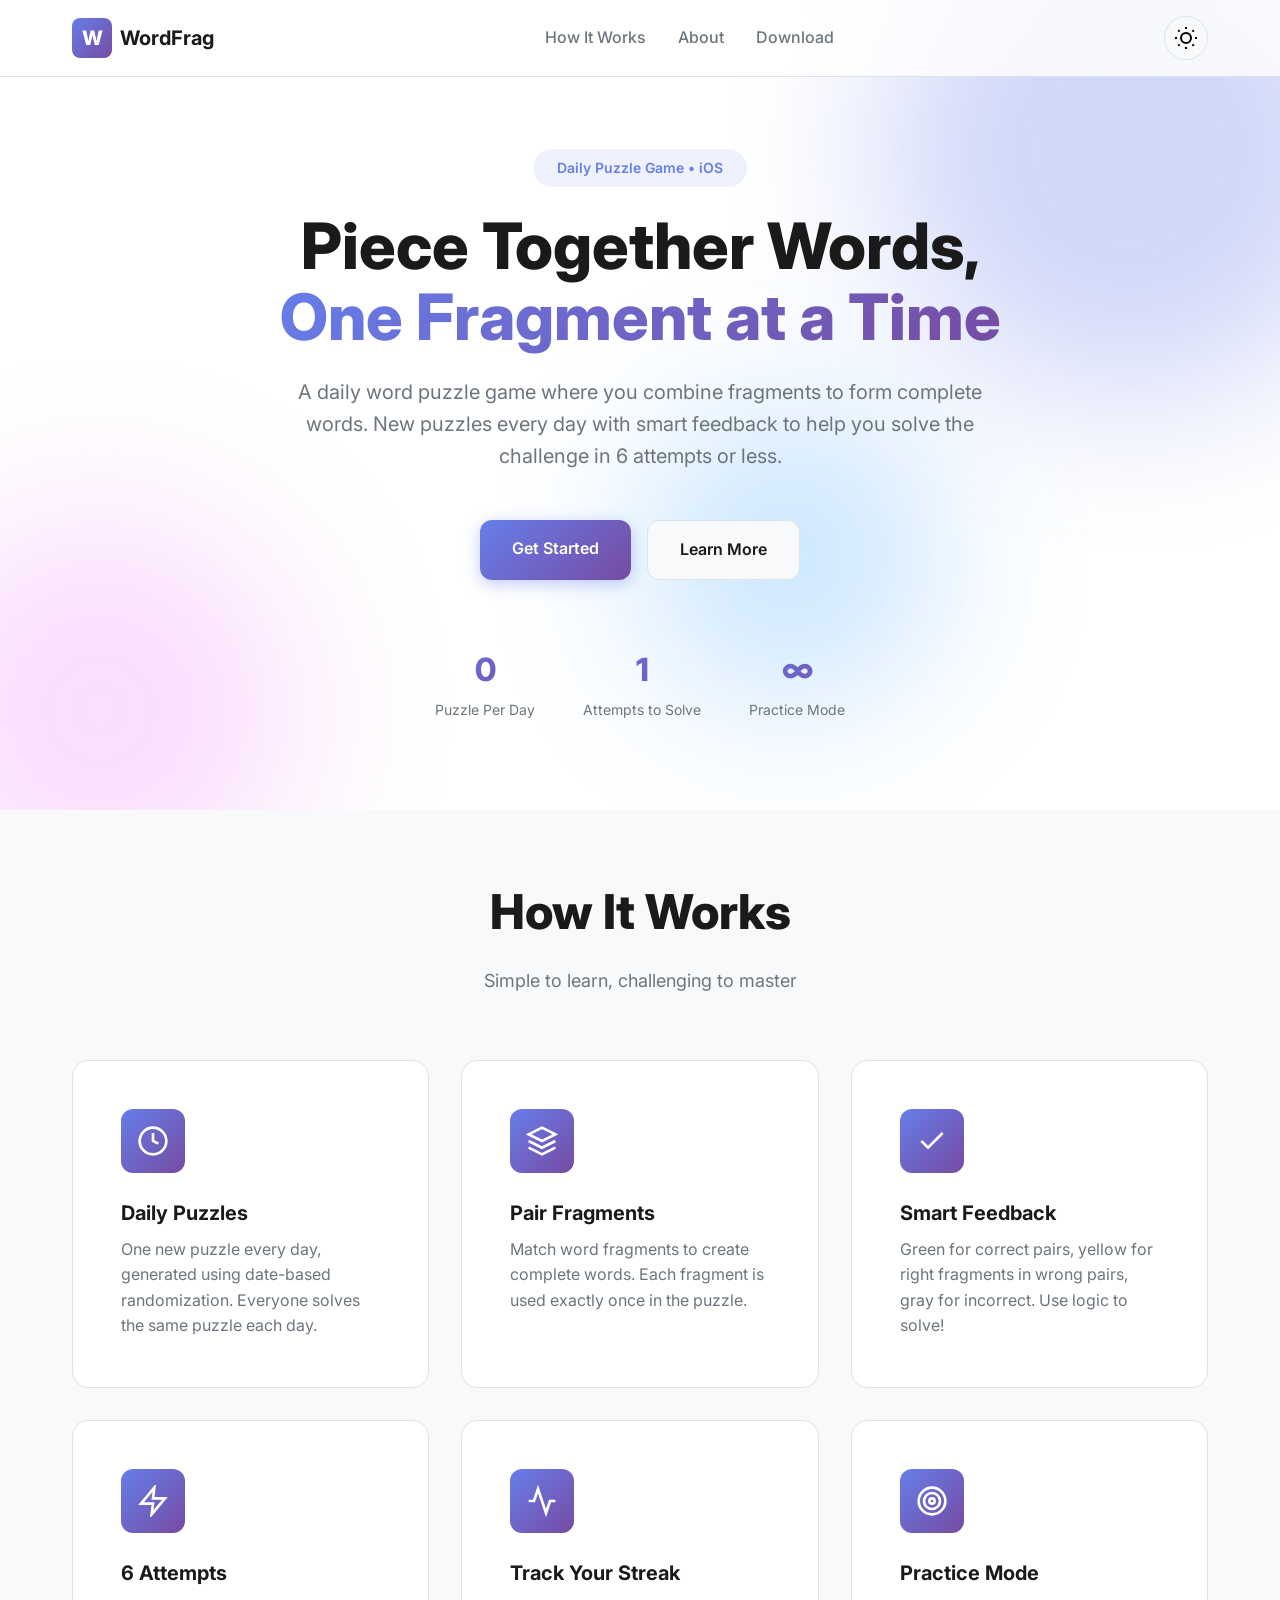
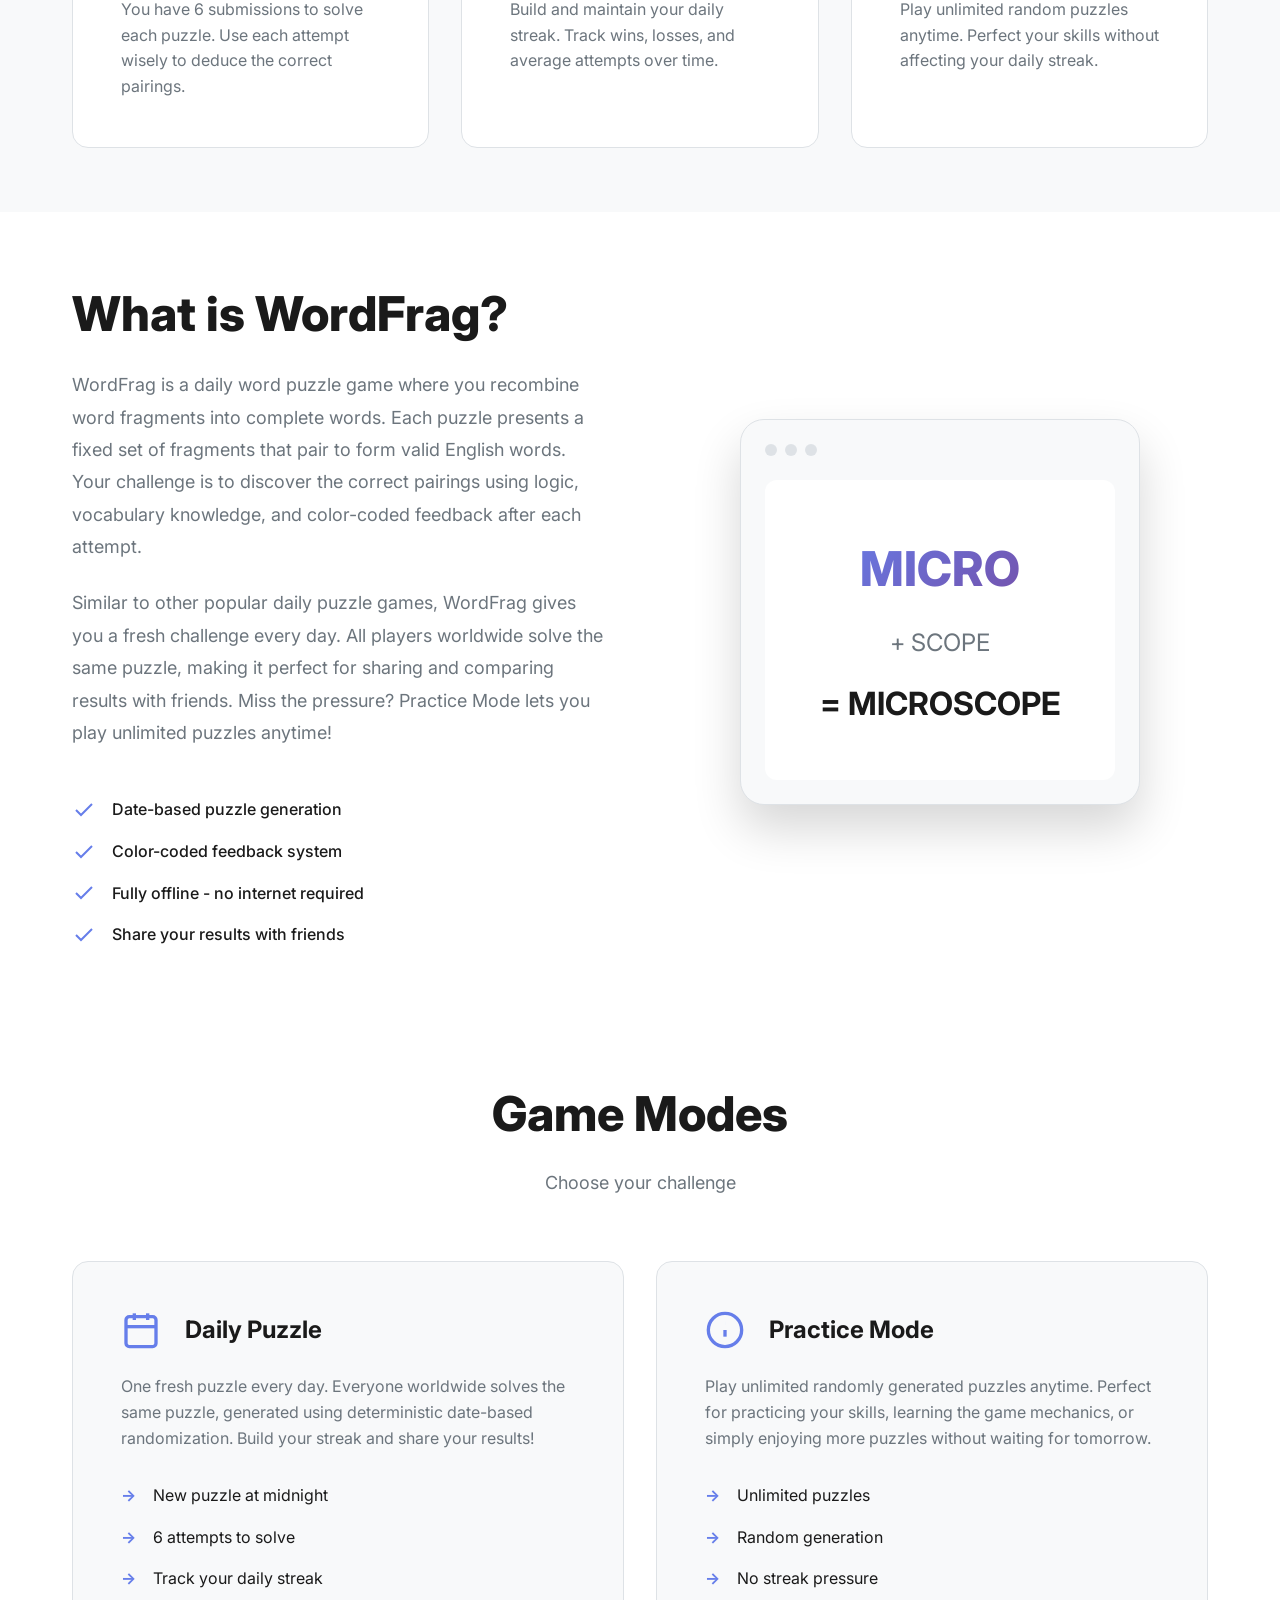
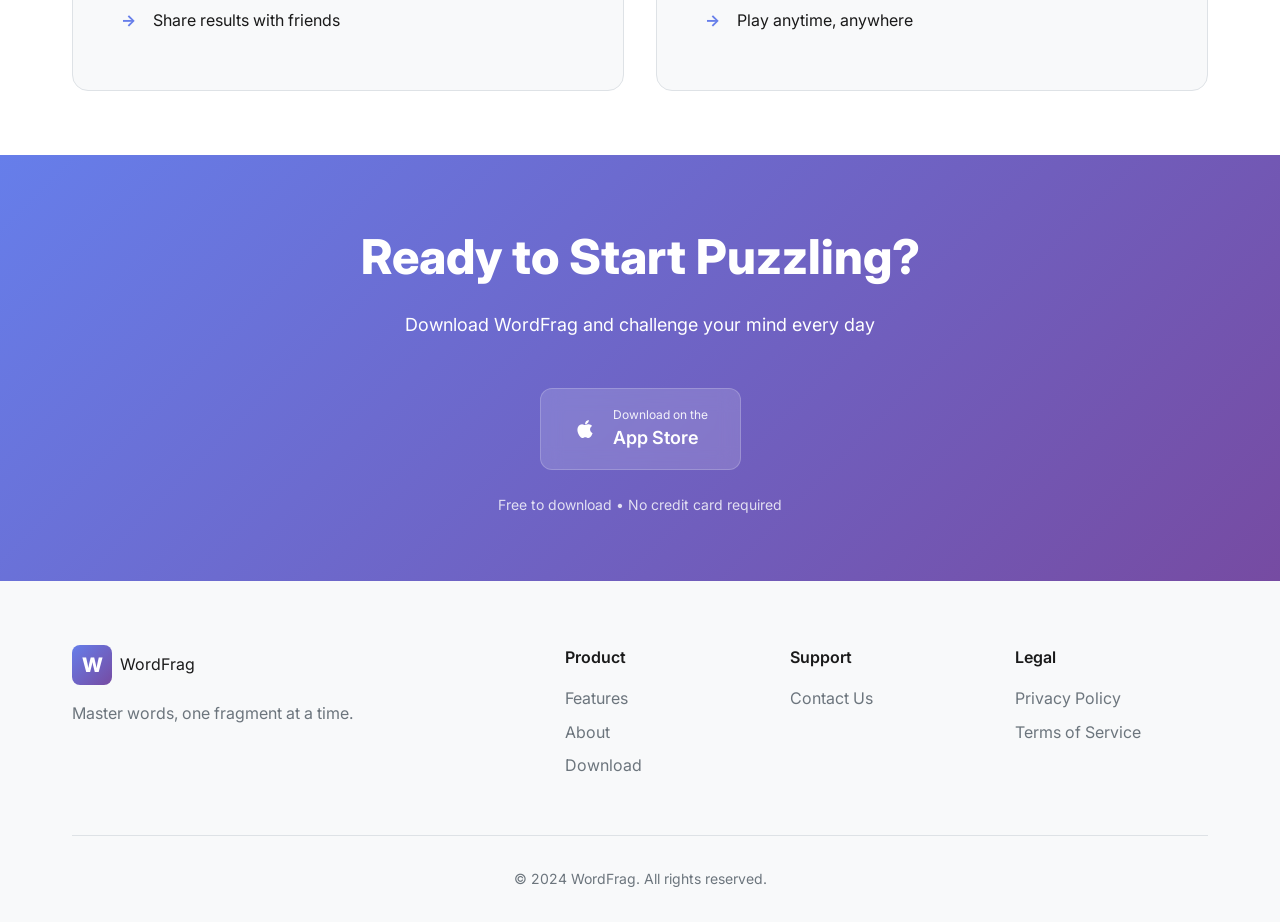
<file: index.html>
<!DOCTYPE html>
<html lang="en">
<head>
    <meta charset="UTF-8">
    <meta name="viewport" content="width=device-width, initial-scale=1.0">
    <meta name="description" content="WordFrag - Master words, one fragment at a time">
    <title>WordFrag - Word Mastery App</title>
    <link rel="stylesheet" href="style.css">
    <link rel="preconnect" href="https://fonts.googleapis.com">
    <link rel="preconnect" href="https://fonts.gstatic.com" crossorigin>
    <link href="https://fonts.googleapis.com/css2?family=Inter:wght@300;400;600;700;800&display=swap" rel="stylesheet">
</head>
<body>
    <!-- Navigation -->
    <nav class="navbar">
        <div class="container">
            <div class="nav-content">
                <a href="#" class="logo">
                    <span class="logo-icon">W</span>
                    <span class="logo-text">WordFrag</span>
                </a>
                <ul class="nav-links">
                    <li><a href="#features">How It Works</a></li>
                    <li><a href="#about">About</a></li>
                    <li><a href="#download">Download</a></li>
                </ul>
                <button class="theme-toggle" id="themeToggle" aria-label="Toggle theme">
                    <svg class="sun-icon" width="24" height="24" viewBox="0 0 24 24" fill="none" stroke="currentColor" stroke-width="2">
                        <circle cx="12" cy="12" r="5"/>
                        <line x1="12" y1="1" x2="12" y2="3"/>
                        <line x1="12" y1="21" x2="12" y2="23"/>
                        <line x1="4.22" y1="4.22" x2="5.64" y2="5.64"/>
                        <line x1="18.36" y1="18.36" x2="19.78" y2="19.78"/>
                        <line x1="1" y1="12" x2="3" y2="12"/>
                        <line x1="21" y1="12" x2="23" y2="12"/>
                        <line x1="4.22" y1="19.78" x2="5.64" y2="18.36"/>
                        <line x1="18.36" y1="5.64" x2="19.78" y2="4.22"/>
                    </svg>
                    <svg class="moon-icon" width="24" height="24" viewBox="0 0 24 24" fill="none" stroke="currentColor" stroke-width="2">
                        <path d="M21 12.79A9 9 0 1 1 11.21 3 7 7 0 0 0 21 12.79z"/>
                    </svg>
                </button>
            </div>
        </div>
    </nav>

    <!-- Hero Section -->
    <section class="hero">
        <div class="container">
            <div class="hero-content">
                <div class="hero-badge">Daily Puzzle Game • iOS</div>
                <h1 class="hero-title">
                    Piece Together Words,<br>
                    <span class="gradient-text">One Fragment at a Time</span>
                </h1>
                <p class="hero-description">
                    A daily word puzzle game where you combine fragments to form complete words.
                    New puzzles every day with smart feedback to help you solve the challenge in 6 attempts or less.
                </p>
                <div class="hero-buttons">
                    <a href="#download" class="btn btn-primary">Get Started</a>
                    <a href="#about" class="btn btn-secondary">Learn More</a>
                </div>
                <div class="hero-stats">
                    <div class="stat">
                        <div class="stat-number">1</div>
                        <div class="stat-label">Puzzle Per Day</div>
                    </div>
                    <div class="stat">
                        <div class="stat-number">3</div>
                        <div class="stat-label">Attempts to Solve</div>
                    </div>
                    <div class="stat">
                        <div class="stat-number">&#8734;</div>
                        <div class="stat-label">Practice Mode</div>
                    </div>
                </div>
            </div>
        </div>
        <div class="hero-background">
            <div class="gradient-blob blob-1"></div>
            <div class="gradient-blob blob-2"></div>
            <div class="gradient-blob blob-3"></div>
        </div>
    </section>

    <!-- Features Section -->
    <section id="features" class="features">
        <div class="container">
            <div class="section-header">
                <h2 class="section-title">How It Works</h2>
                <p class="section-description">Simple to learn, challenging to master</p>
            </div>
            <div class="features-grid">
                <div class="feature-card">
                    <div class="feature-icon">
                        <svg width="32" height="32" viewBox="0 0 24 24" fill="none" stroke="currentColor" stroke-width="2">
                            <circle cx="12" cy="12" r="10"/>
                            <path d="M12 6v6l4 2"/>
                        </svg>
                    </div>
                    <h3 class="feature-title">Daily Puzzles</h3>
                    <p class="feature-description">One new puzzle every day, generated using date-based randomization. Everyone solves the same puzzle each day.</p>
                </div>
                <div class="feature-card">
                    <div class="feature-icon">
                        <svg width="32" height="32" viewBox="0 0 24 24" fill="none" stroke="currentColor" stroke-width="2">
                            <path d="M12 2L2 7l10 5 10-5-10-5z"/>
                            <path d="M2 17l10 5 10-5"/>
                            <path d="M2 12l10 5 10-5"/>
                        </svg>
                    </div>
                    <h3 class="feature-title">Pair Fragments</h3>
                    <p class="feature-description">Match word fragments to create complete words. Each fragment is used exactly once in the puzzle.</p>
                </div>
                <div class="feature-card">
                    <div class="feature-icon">
                        <svg width="32" height="32" viewBox="0 0 24 24" fill="none" stroke="currentColor" stroke-width="2">
                            <polyline points="20 6 9 17 4 12"/>
                        </svg>
                    </div>
                    <h3 class="feature-title">Smart Feedback</h3>
                    <p class="feature-description">Green for correct pairs, yellow for right fragments in wrong pairs, gray for incorrect. Use logic to solve!</p>
                </div>
                <div class="feature-card">
                    <div class="feature-icon">
                        <svg width="32" height="32" viewBox="0 0 24 24" fill="none" stroke="currentColor" stroke-width="2">
                            <path d="M13 2L3 14h9l-1 8 10-12h-9l1-8z"/>
                        </svg>
                    </div>
                    <h3 class="feature-title">6 Attempts</h3>
                    <p class="feature-description">You have 6 submissions to solve each puzzle. Use each attempt wisely to deduce the correct pairings.</p>
                </div>
                <div class="feature-card">
                    <div class="feature-icon">
                        <svg width="32" height="32" viewBox="0 0 24 24" fill="none" stroke="currentColor" stroke-width="2">
                            <polyline points="22 12 18 12 15 21 9 3 6 12 2 12"/>
                        </svg>
                    </div>
                    <h3 class="feature-title">Track Your Streak</h3>
                    <p class="feature-description">Build and maintain your daily streak. Track wins, losses, and average attempts over time.</p>
                </div>
                <div class="feature-card">
                    <div class="feature-icon">
                        <svg width="32" height="32" viewBox="0 0 24 24" fill="none" stroke="currentColor" stroke-width="2">
                            <circle cx="12" cy="12" r="10"/>
                            <circle cx="12" cy="12" r="6"/>
                            <circle cx="12" cy="12" r="2"/>
                        </svg>
                    </div>
                    <h3 class="feature-title">Practice Mode</h3>
                    <p class="feature-description">Play unlimited random puzzles anytime. Perfect your skills without affecting your daily streak.</p>
                </div>
            </div>
        </div>
    </section>

    <!-- About Section -->
    <section id="about" class="about">
        <div class="container">
            <div class="about-content">
                <div class="about-text">
                    <h2 class="section-title">What is WordFrag?</h2>
                    <p class="about-paragraph">
                        WordFrag is a daily word puzzle game where you recombine word fragments into complete words.
                        Each puzzle presents a fixed set of fragments that pair to form valid English words.
                        Your challenge is to discover the correct pairings using logic, vocabulary knowledge, and
                        color-coded feedback after each attempt.
                    </p>
                    <p class="about-paragraph">
                        Similar to other popular daily puzzle games, WordFrag gives you a fresh challenge every day.
                        All players worldwide solve the same puzzle, making it perfect for sharing and comparing
                        results with friends. Miss the pressure? Practice Mode lets you play unlimited puzzles anytime!
                    </p>
                    <div class="about-features">
                        <div class="about-feature-item">
                            <svg width="24" height="24" viewBox="0 0 24 24" fill="none" stroke="currentColor" stroke-width="2">
                                <polyline points="20 6 9 17 4 12"/>
                            </svg>
                            <span>Date-based puzzle generation</span>
                        </div>
                        <div class="about-feature-item">
                            <svg width="24" height="24" viewBox="0 0 24 24" fill="none" stroke="currentColor" stroke-width="2">
                                <polyline points="20 6 9 17 4 12"/>
                            </svg>
                            <span>Color-coded feedback system</span>
                        </div>
                        <div class="about-feature-item">
                            <svg width="24" height="24" viewBox="0 0 24 24" fill="none" stroke="currentColor" stroke-width="2">
                                <polyline points="20 6 9 17 4 12"/>
                            </svg>
                            <span>Fully offline - no internet required</span>
                        </div>
                        <div class="about-feature-item">
                            <svg width="24" height="24" viewBox="0 0 24 24" fill="none" stroke="currentColor" stroke-width="2">
                                <polyline points="20 6 9 17 4 12"/>
                            </svg>
                            <span>Share your results with friends</span>
                        </div>
                    </div>
                </div>
                <div class="about-visual">
                    <div class="app-mockup">
                        <div class="mockup-screen">
                            <div class="mockup-header">
                                <div class="mockup-dot"></div>
                                <div class="mockup-dot"></div>
                                <div class="mockup-dot"></div>
                            </div>
                            <div class="mockup-content">
                                <div class="word-card">
                                    <div class="word-fragment">MICRO</div>
                                    <div class="word-hint">+ SCOPE</div>
                                    <div class="word-complete">= MICROSCOPE</div>
                                </div>
                            </div>
                        </div>
                    </div>
                </div>
            </div>
        </div>
    </section>

    <!-- Game Modes Section -->
    <section class="game-modes">
        <div class="container">
            <div class="section-header">
                <h2 class="section-title">Game Modes</h2>
                <p class="section-description">Choose your challenge</p>
            </div>
            <div class="modes-grid">
                <div class="mode-card">
                    <div class="mode-header">
                        <svg width="40" height="40" viewBox="0 0 24 24" fill="none" stroke="currentColor" stroke-width="2">
                            <rect x="3" y="4" width="18" height="18" rx="2" ry="2"/>
                            <line x1="16" y1="2" x2="16" y2="6"/>
                            <line x1="8" y1="2" x2="8" y2="6"/>
                            <line x1="3" y1="10" x2="21" y2="10"/>
                        </svg>
                        <h3>Daily Puzzle</h3>
                    </div>
                    <p class="mode-description">
                        One fresh puzzle every day. Everyone worldwide solves the same puzzle,
                        generated using deterministic date-based randomization. Build your streak
                        and share your results!
                    </p>
                    <ul class="mode-features">
                        <li>New puzzle at midnight</li>
                        <li>6 attempts to solve</li>
                        <li>Track your daily streak</li>
                        <li>Share results with friends</li>
                    </ul>
                </div>
                <div class="mode-card">
                    <div class="mode-header">
                        <svg width="40" height="40" viewBox="0 0 24 24" fill="none" stroke="currentColor" stroke-width="2">
                            <circle cx="12" cy="12" r="10"/>
                            <path d="M12 16v-4"/>
                            <path d="M12 8h.01"/>
                        </svg>
                        <h3>Practice Mode</h3>
                    </div>
                    <p class="mode-description">
                        Play unlimited randomly generated puzzles anytime. Perfect for practicing
                        your skills, learning the game mechanics, or simply enjoying more puzzles
                        without waiting for tomorrow.
                    </p>
                    <ul class="mode-features">
                        <li>Unlimited puzzles</li>
                        <li>Random generation</li>
                        <li>No streak pressure</li>
                        <li>Play anytime, anywhere</li>
                    </ul>
                </div>
            </div>
        </div>
    </section>

    <!-- Download Section -->
    <section id="download" class="download">
        <div class="container">
            <div class="download-content">
                <h2 class="section-title">Ready to Start Puzzling?</h2>
                <p class="section-description">
                    Download WordFrag and challenge your mind every day
                </p>
                <div class="download-buttons">
                    <a href="#" class="download-btn">
                        <svg width="24" height="24" viewBox="0 0 24 24" fill="currentColor">
                            <path d="M17.05 20.28c-.98.95-2.05.8-3.08.35-1.09-.46-2.09-.48-3.24 0-1.44.62-2.2.44-3.06-.35C2.79 15.25 3.51 7.59 9.05 7.31c1.35.07 2.29.74 3.08.8 1.18-.24 2.31-.93 3.57-.84 1.51.12 2.65.72 3.4 1.8-3.12 1.87-2.38 5.98.48 7.13-.57 1.5-1.31 2.99-2.54 4.09l.01-.01zM12.03 7.25c-.15-2.23 1.66-4.07 3.74-4.25.29 2.58-2.34 4.5-3.74 4.25z"/>
                        </svg>
                        <div class="download-btn-text">
                            <span class="download-label">Download on the</span>
                            <span class="download-store">App Store</span>
                        </div>
                    </a>
                </div>
                <p class="download-note">Free to download • No credit card required</p>
            </div>
        </div>
    </section>

    <!-- Footer -->
    <footer class="footer">
        <div class="container">
            <div class="footer-content">
                <div class="footer-brand">
                    <div class="footer-logo">
                        <span class="logo-icon">W</span>
                        <span class="logo-text">WordFrag</span>
                    </div>
                    <p class="footer-tagline">Master words, one fragment at a time.</p>
                </div>
                <div class="footer-links">
                    <div class="footer-column">
                        <h4>Product</h4>
                        <ul>
                            <li><a href="#features">Features</a></li>
                            <li><a href="#about">About</a></li>
                            <li><a href="#download">Download</a></li>
                        </ul>
                    </div>
                    <div class="footer-column">
                        <h4>Support</h4>
                        <ul>
                            <li><a href="contact-us.html">Contact Us</a></li>
                        </ul>
                    </div>
                    <div class="footer-column">
                        <h4>Legal</h4>
                        <ul>
                            <li><a href="privacy-policy.html">Privacy Policy</a></li>
                            <li><a href="terms-of-service.html">Terms of Service</a></li>
                        </ul>
                    </div>
                </div>
            </div>
            <div class="footer-bottom">
                <p>&copy; 2024 WordFrag. All rights reserved.</p>
            </div>
        </div>
    </footer>

    <script src="script.js"></script>
</body>
</html>
</file>
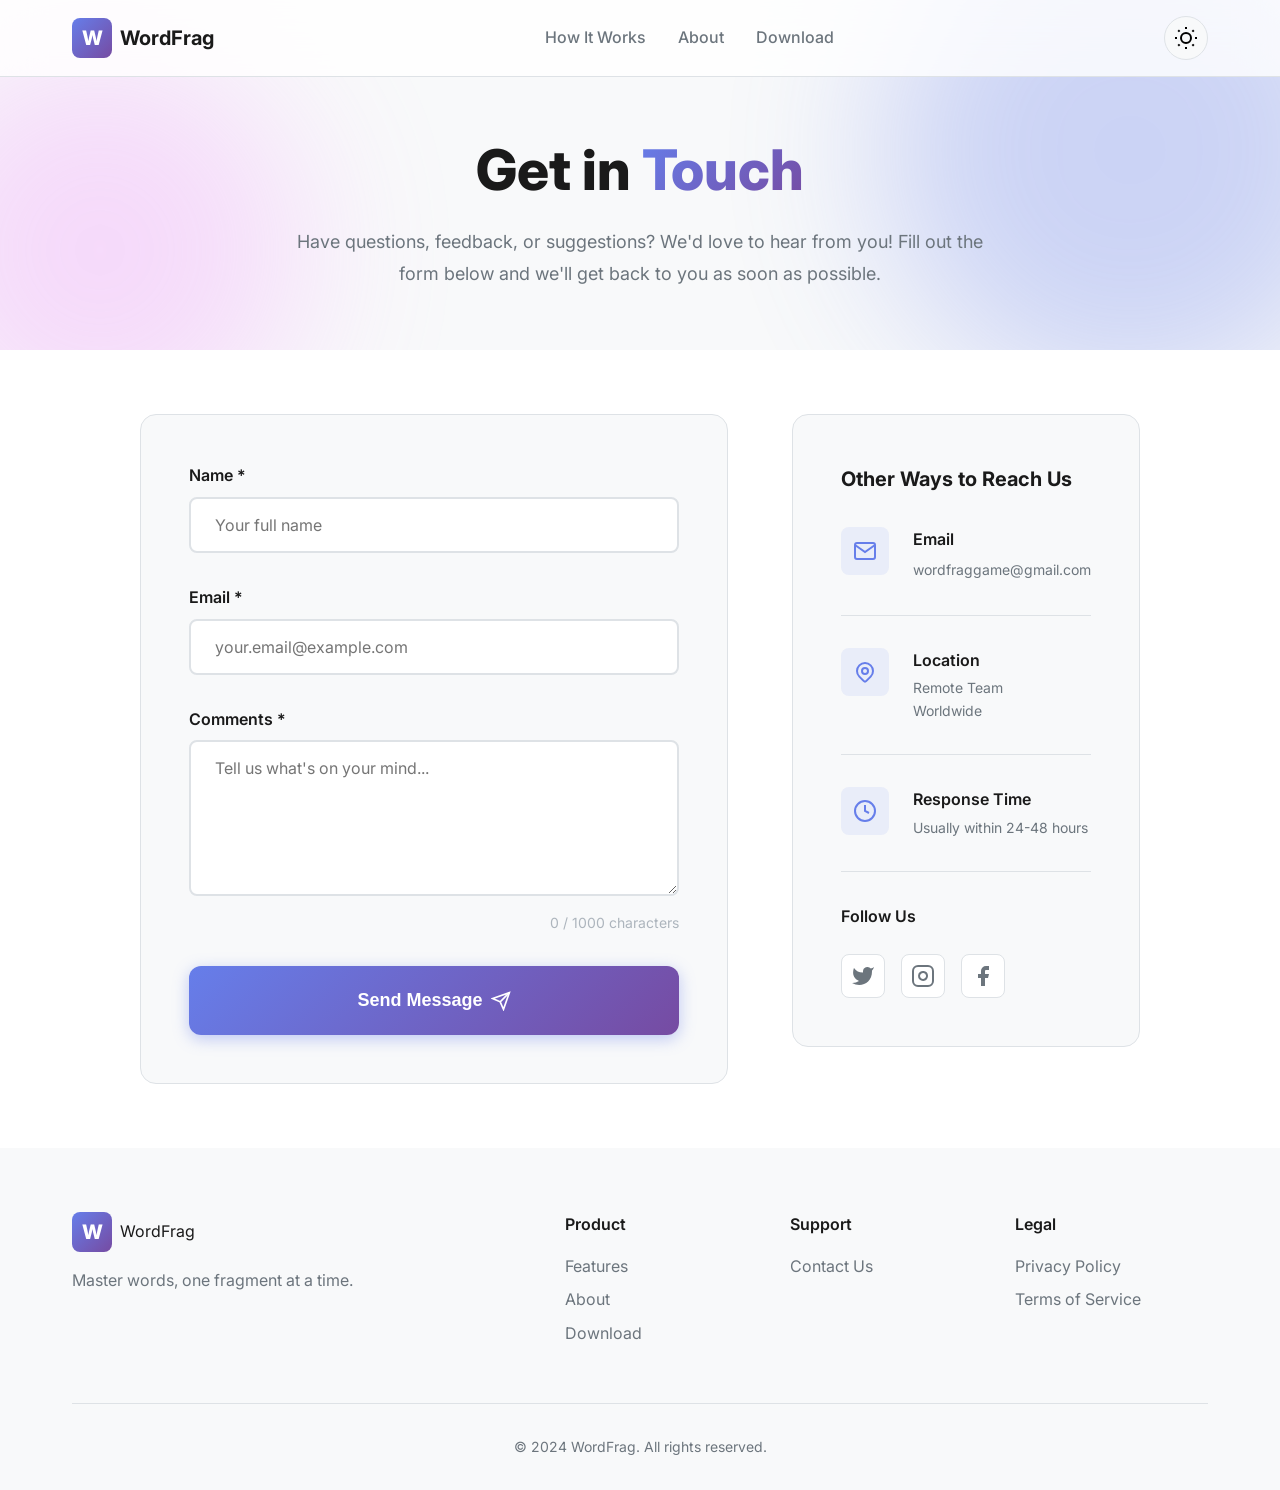
<file: contact-us.html>
<!DOCTYPE html>
<html lang="en">
<head>
    <meta charset="UTF-8">
    <meta name="viewport" content="width=device-width, initial-scale=1.0">
    <meta name="description" content="Contact WordFrag - Get in touch with us">
    <title>Contact Us - WordFrag</title>
    <link rel="stylesheet" href="style.css">
    <link rel="preconnect" href="https://fonts.googleapis.com">
    <link rel="preconnect" href="https://fonts.gstatic.com" crossorigin>
    <link href="https://fonts.googleapis.com/css2?family=Inter:wght@300;400;600;700;800&display=swap" rel="stylesheet">
</head>
<body>
    <!-- Navigation -->
    <nav class="navbar">
        <div class="container">
            <div class="nav-content">
                <a href="index.html" class="logo">
                    <span class="logo-icon">W</span>
                    <span class="logo-text">WordFrag</span>
                </a>
                <ul class="nav-links">
                    <li><a href="index.html#features">How It Works</a></li>
                    <li><a href="index.html#about">About</a></li>
                    <li><a href="index.html#download">Download</a></li>
                </ul>
                <button class="theme-toggle" id="themeToggle" aria-label="Toggle theme">
                    <svg class="sun-icon" width="24" height="24" viewBox="0 0 24 24" fill="none" stroke="currentColor" stroke-width="2">
                        <circle cx="12" cy="12" r="5"/>
                        <line x1="12" y1="1" x2="12" y2="3"/>
                        <line x1="12" y1="21" x2="12" y2="23"/>
                        <line x1="4.22" y1="4.22" x2="5.64" y2="5.64"/>
                        <line x1="18.36" y1="18.36" x2="19.78" y2="19.78"/>
                        <line x1="1" y1="12" x2="3" y2="12"/>
                        <line x1="21" y1="12" x2="23" y2="12"/>
                        <line x1="4.22" y1="19.78" x2="5.64" y2="18.36"/>
                        <line x1="18.36" y1="5.64" x2="19.78" y2="4.22"/>
                    </svg>
                    <svg class="moon-icon" width="24" height="24" viewBox="0 0 24 24" fill="none" stroke="currentColor" stroke-width="2">
                        <path d="M21 12.79A9 9 0 1 1 11.21 3 7 7 0 0 0 21 12.79z"/>
                    </svg>
                </button>
            </div>
        </div>
    </nav>

    <!-- Contact Hero Section -->
    <section class="contact-hero">
        <div class="container">
            <div class="contact-hero-content">
                <h1 class="contact-title">
                    Get in <span class="gradient-text">Touch</span>
                </h1>
                <p class="contact-description">
                    Have questions, feedback, or suggestions? We'd love to hear from you!
                    Fill out the form below and we'll get back to you as soon as possible.
                </p>
            </div>
        </div>
        <div class="hero-background">
            <div class="gradient-blob blob-1"></div>
            <div class="gradient-blob blob-2"></div>
        </div>
    </section>

    <!-- Contact Form Section -->
    <section class="contact-form-section">
        <div class="container">
            <div class="contact-form-container">
                <form class="contact-form" id="contactForm" action="https://formsubmit.co/wordfraggame@gmail.com" method="POST">
                    <!-- FormSubmit Configuration
                         NOTE: First submission requires email verification.
                         FormSubmit will send a confirmation email to wordfraggame@gmail.com
                         Click the activation link in that email to enable the form.
                    -->
                    <input type="hidden" name="_subject" value="New Contact Form Submission - WordFrag">
                    <input type="hidden" name="_captcha" value="false">
                    <input type="hidden" name="_template" value="table">
                    <input type="text" name="_honey" style="display:none">

                    <div class="form-group">
                        <label for="name">Name *</label>
                        <input
                            type="text"
                            id="name"
                            name="name"
                            required
                            placeholder="Your full name"
                            autocomplete="name"
                        >
                    </div>

                    <div class="form-group">
                        <label for="email">Email *</label>
                        <input
                            type="email"
                            id="email"
                            name="email"
                            required
                            placeholder="your.email@example.com"
                            autocomplete="email"
                        >
                    </div>

                    <div class="form-group">
                        <label for="comments">Comments *</label>
                        <textarea
                            id="comments"
                            name="comments"
                            required
                            rows="6"
                            placeholder="Tell us what's on your mind..."
                        ></textarea>
                        <div class="character-count">
                            <span id="charCount">0</span> / 1000 characters
                        </div>
                    </div>

                    <button type="submit" class="btn btn-primary btn-submit">
                        <span class="btn-text">Send Message</span>
                        <svg class="btn-icon" width="20" height="20" viewBox="0 0 24 24" fill="none" stroke="currentColor" stroke-width="2">
                            <line x1="22" y1="2" x2="11" y2="13"/>
                            <polygon points="22 2 15 22 11 13 2 9 22 2"/>
                        </svg>
                    </button>
                </form>

                <!-- Success Message (hidden by default) -->
                <div class="form-success" id="formSuccess">
                    <div class="success-icon">
                        <svg width="64" height="64" viewBox="0 0 24 24" fill="none" stroke="currentColor" stroke-width="2">
                            <path d="M22 11.08V12a10 10 0 1 1-5.93-9.14"/>
                            <polyline points="22 4 12 14.01 9 11.01"/>
                        </svg>
                    </div>
                    <h3>Message Sent!</h3>
                    <p>Thank you for reaching out. We'll get back to you soon.</p>
                    <button class="btn btn-secondary" id="sendAnother">Send Another Message</button>
                </div>

                <!-- Contact Info Sidebar -->
                <div class="contact-info">
                    <h3>Other Ways to Reach Us</h3>

                    <div class="contact-info-item">
                        <div class="contact-info-icon">
                            <svg width="24" height="24" viewBox="0 0 24 24" fill="none" stroke="currentColor" stroke-width="2">
                                <path d="M4 4h16c1.1 0 2 .9 2 2v12c0 1.1-.9 2-2 2H4c-1.1 0-2-.9-2-2V6c0-1.1.9-2 2-2z"/>
                                <polyline points="22,6 12,13 2,6"/>
                            </svg>
                        </div>
                        <div>
                            <h4>Email</h4>
                            <a href="mailto:wordfraggame@gmail.com">wordfraggame@gmail.com</a>
                        </div>
                    </div>

                    <div class="contact-info-item">
                        <div class="contact-info-icon">
                            <svg width="24" height="24" viewBox="0 0 24 24" fill="none" stroke="currentColor" stroke-width="2">
                                <path d="M9 11a3 3 0 1 0 6 0a3 3 0 0 0 -6 0"/>
                                <path d="M17.657 16.657l-4.243 4.243a2 2 0 0 1 -2.827 0l-4.244 -4.243a8 8 0 1 1 11.314 0z"/>
                            </svg>
                        </div>
                        <div>
                            <h4>Location</h4>
                            <p>Remote Team<br>Worldwide</p>
                        </div>
                    </div>

                    <div class="contact-info-item">
                        <div class="contact-info-icon">
                            <svg width="24" height="24" viewBox="0 0 24 24" fill="none" stroke="currentColor" stroke-width="2">
                                <circle cx="12" cy="12" r="10"/>
                                <path d="M12 6v6l4 2"/>
                            </svg>
                        </div>
                        <div>
                            <h4>Response Time</h4>
                            <p>Usually within 24-48 hours</p>
                        </div>
                    </div>

                    <div class="social-links">
                        <h4>Follow Us</h4>
                        <div class="social-icons">
                            <a href="#" aria-label="Twitter">
                                <svg width="24" height="24" viewBox="0 0 24 24" fill="currentColor">
                                    <path d="M23 3a10.9 10.9 0 01-3.14 1.53 4.48 4.48 0 00-7.86 3v1A10.66 10.66 0 013 4s-4 9 5 13a11.64 11.64 0 01-7 2c9 5 20 0 20-11.5a4.5 4.5 0 00-.08-.83A7.72 7.72 0 0023 3z"/>
                                </svg>
                            </a>
                            <a href="#" aria-label="Instagram">
                                <svg width="24" height="24" viewBox="0 0 24 24" fill="none" stroke="currentColor" stroke-width="2">
                                    <rect x="2" y="2" width="20" height="20" rx="5" ry="5"/>
                                    <path d="M16 11.37A4 4 0 1 1 12.63 8 4 4 0 0 1 16 11.37z"/>
                                    <line x1="17.5" y1="6.5" x2="17.51" y2="6.5"/>
                                </svg>
                            </a>
                            <a href="#" aria-label="Facebook">
                                <svg width="24" height="24" viewBox="0 0 24 24" fill="currentColor">
                                    <path d="M18 2h-3a5 5 0 00-5 5v3H7v4h3v8h4v-8h3l1-4h-4V7a1 1 0 011-1h3z"/>
                                </svg>
                            </a>
                        </div>
                    </div>
                </div>
            </div>
        </div>
    </section>

    <!-- Footer -->
    <footer class="footer">
        <div class="container">
            <div class="footer-content">
                <div class="footer-brand">
                    <div class="footer-logo">
                        <span class="logo-icon">W</span>
                        <span class="logo-text">WordFrag</span>
                    </div>
                    <p class="footer-tagline">Master words, one fragment at a time.</p>
                </div>
                <div class="footer-links">
                    <div class="footer-column">
                        <h4>Product</h4>
                        <ul>
                            <li><a href="index.html#features">Features</a></li>
                            <li><a href="index.html#about">About</a></li>
                            <li><a href="index.html#download">Download</a></li>
                        </ul>
                    </div>
                    <div class="footer-column">
                        <h4>Support</h4>
                        <ul>
                            <li><a href="contact-us.html">Contact Us</a></li>
                        </ul>
                    </div>
                    <div class="footer-column">
                        <h4>Legal</h4>
                        <ul>
                            <li><a href="privacy-policy.html">Privacy Policy</a></li>
                            <li><a href="terms-of-service.html">Terms of Service</a></li>
                        </ul>
                    </div>
                </div>
            </div>
            <div class="footer-bottom">
                <p>&copy; 2024 WordFrag. All rights reserved.</p>
            </div>
        </div>
    </footer>

    <script src="script.js"></script>
    <script src="contact.js"></script>
</body>
</html>
</file>
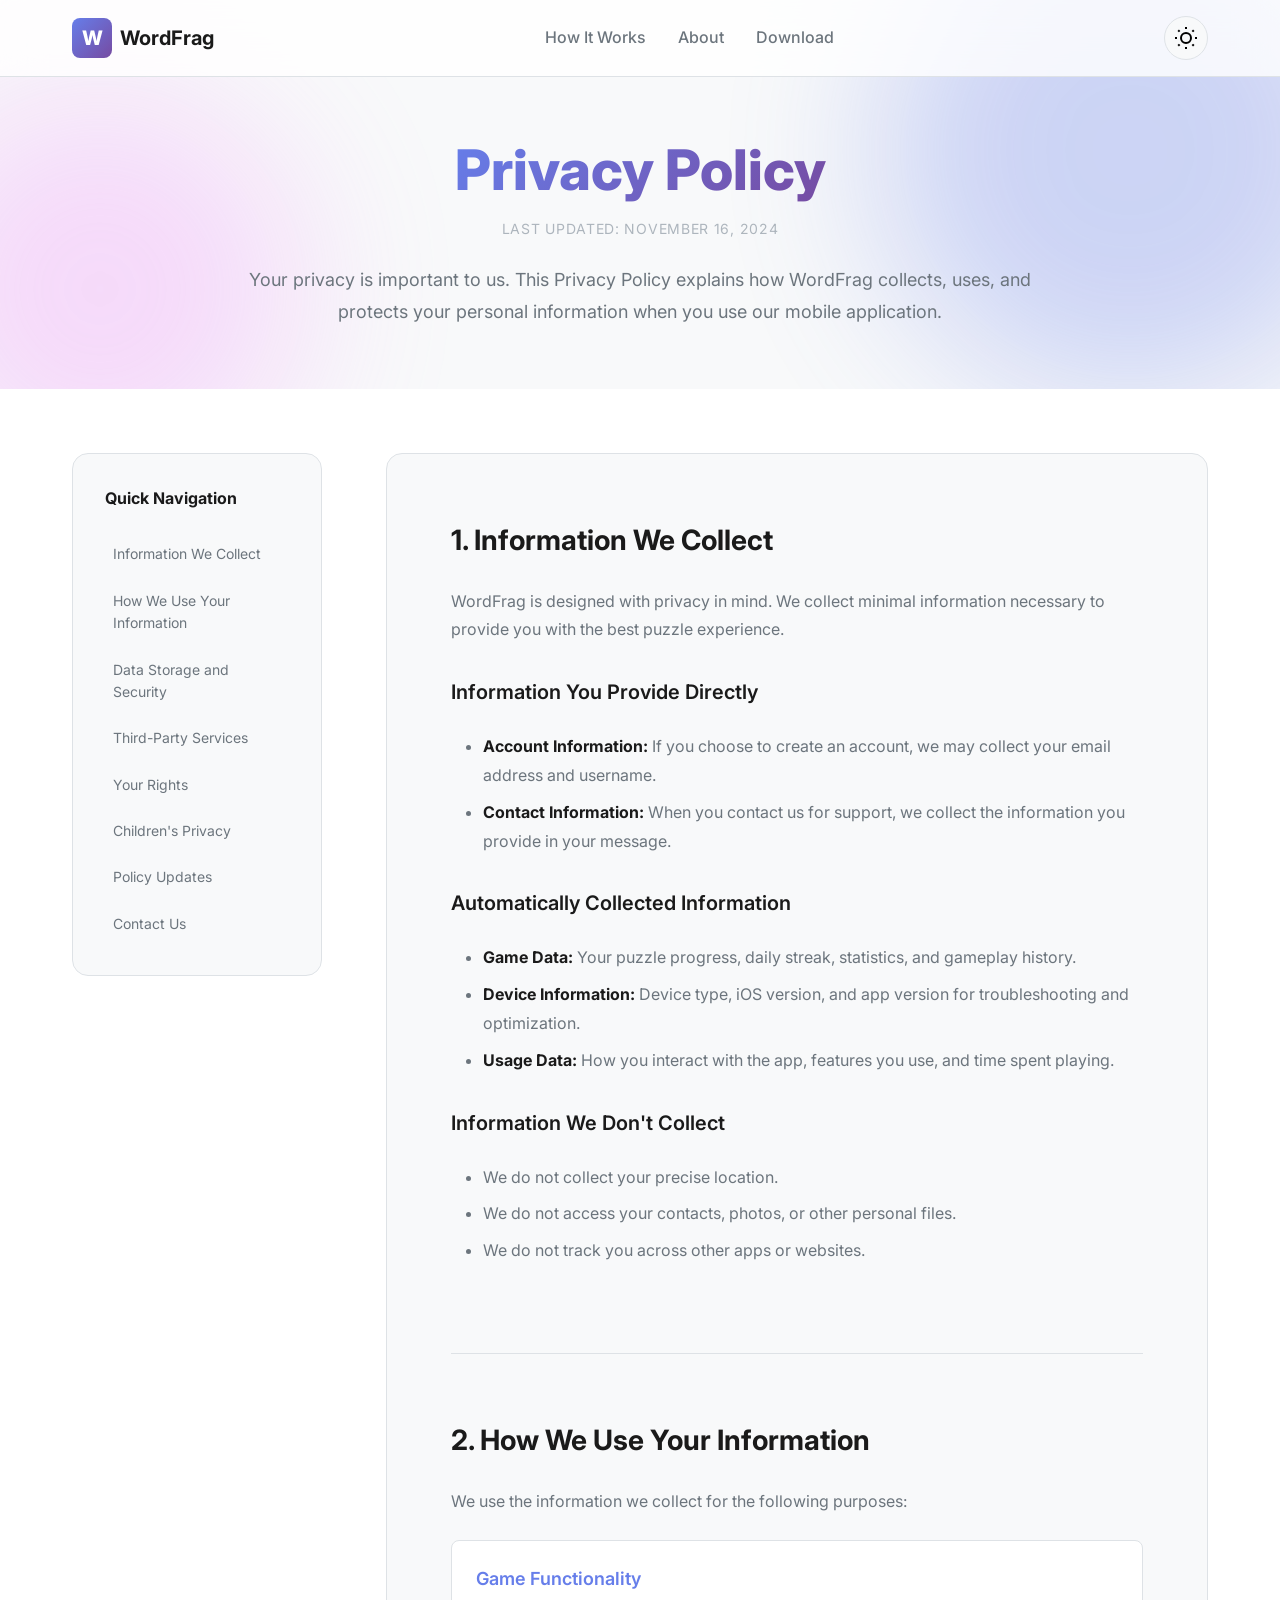
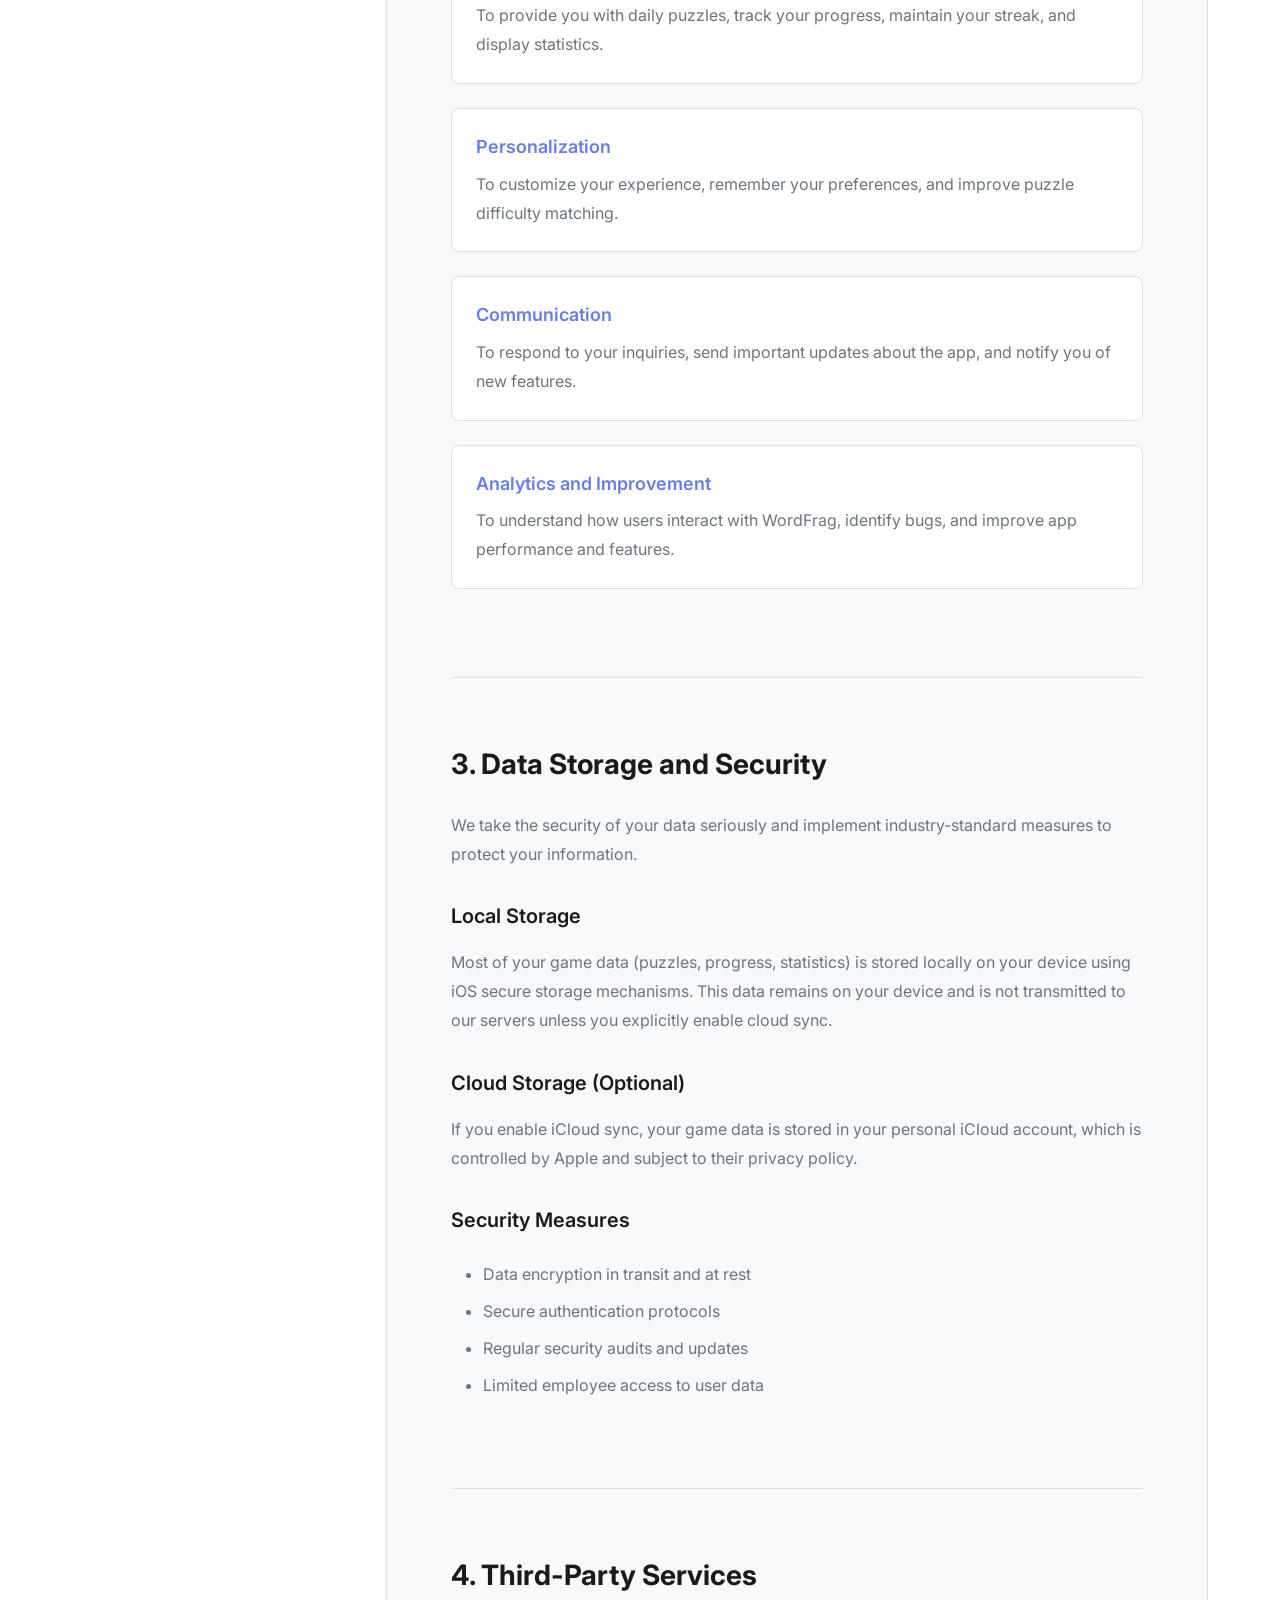
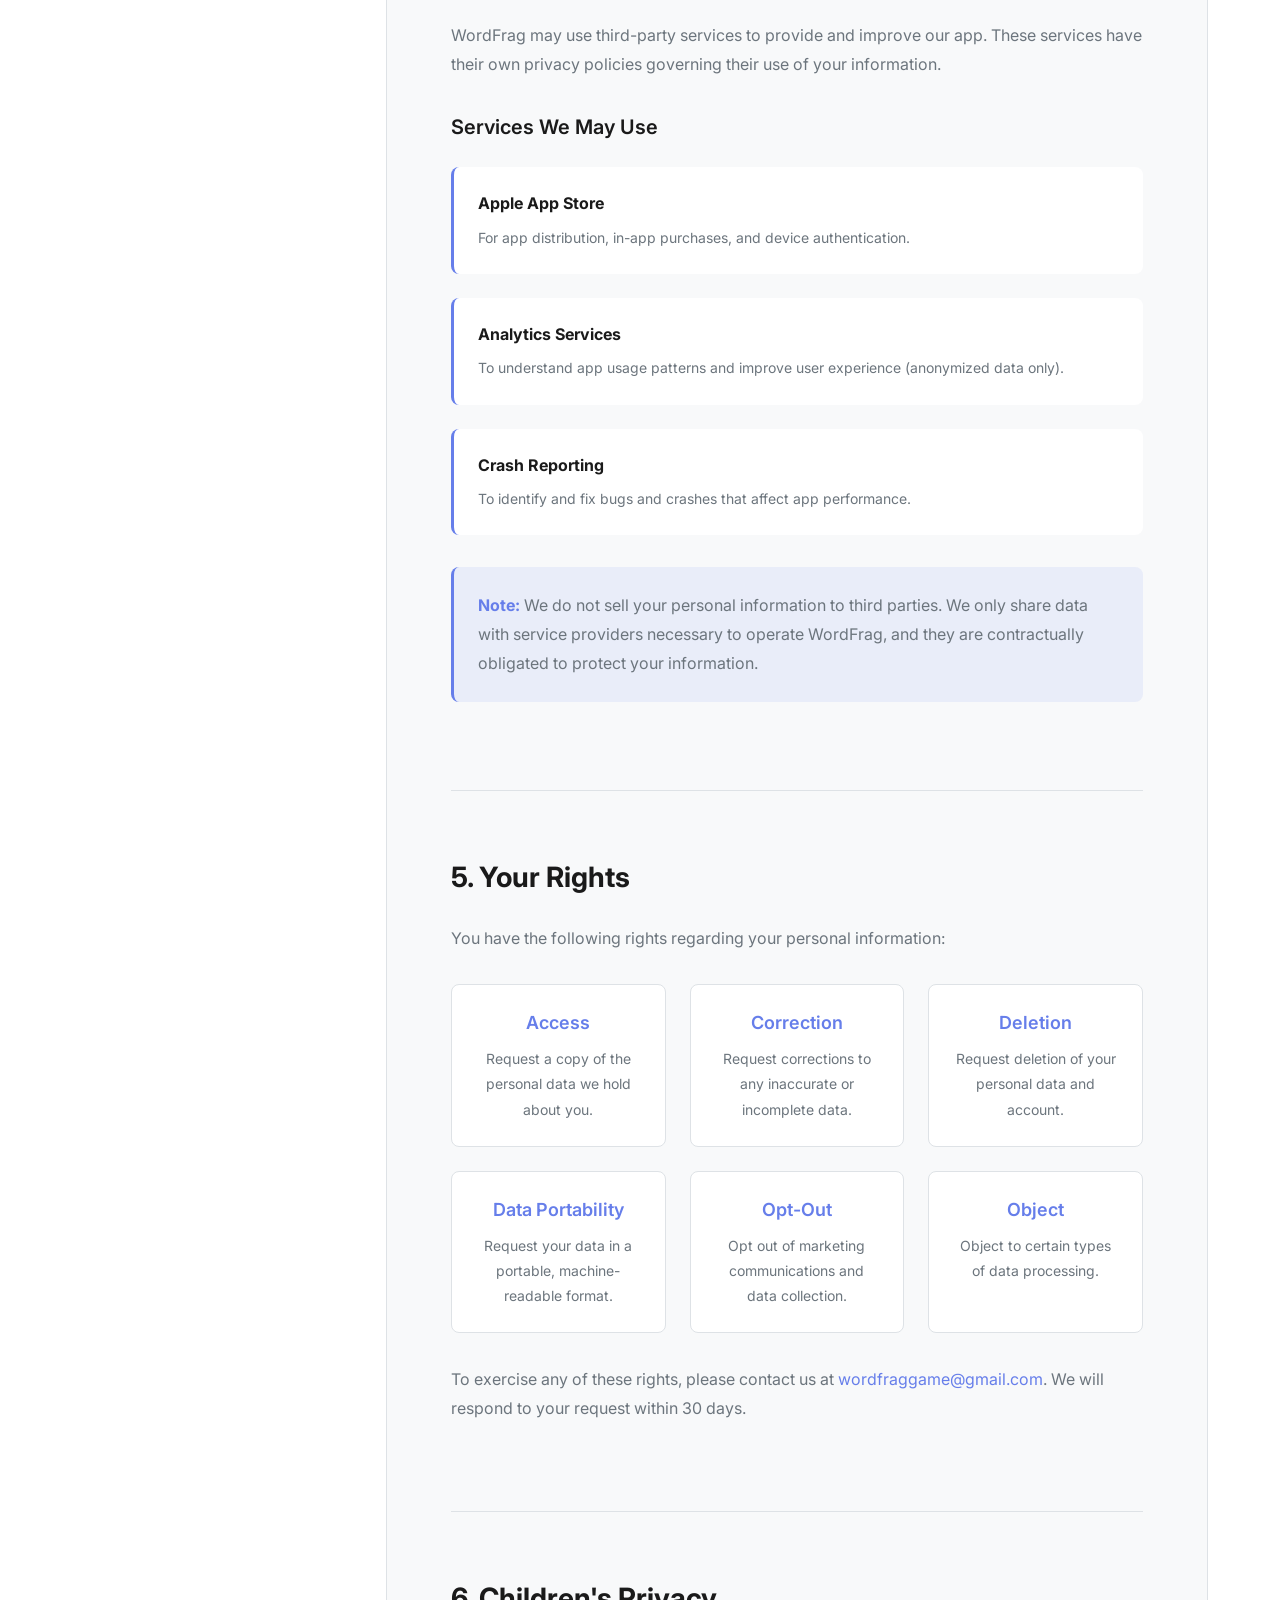
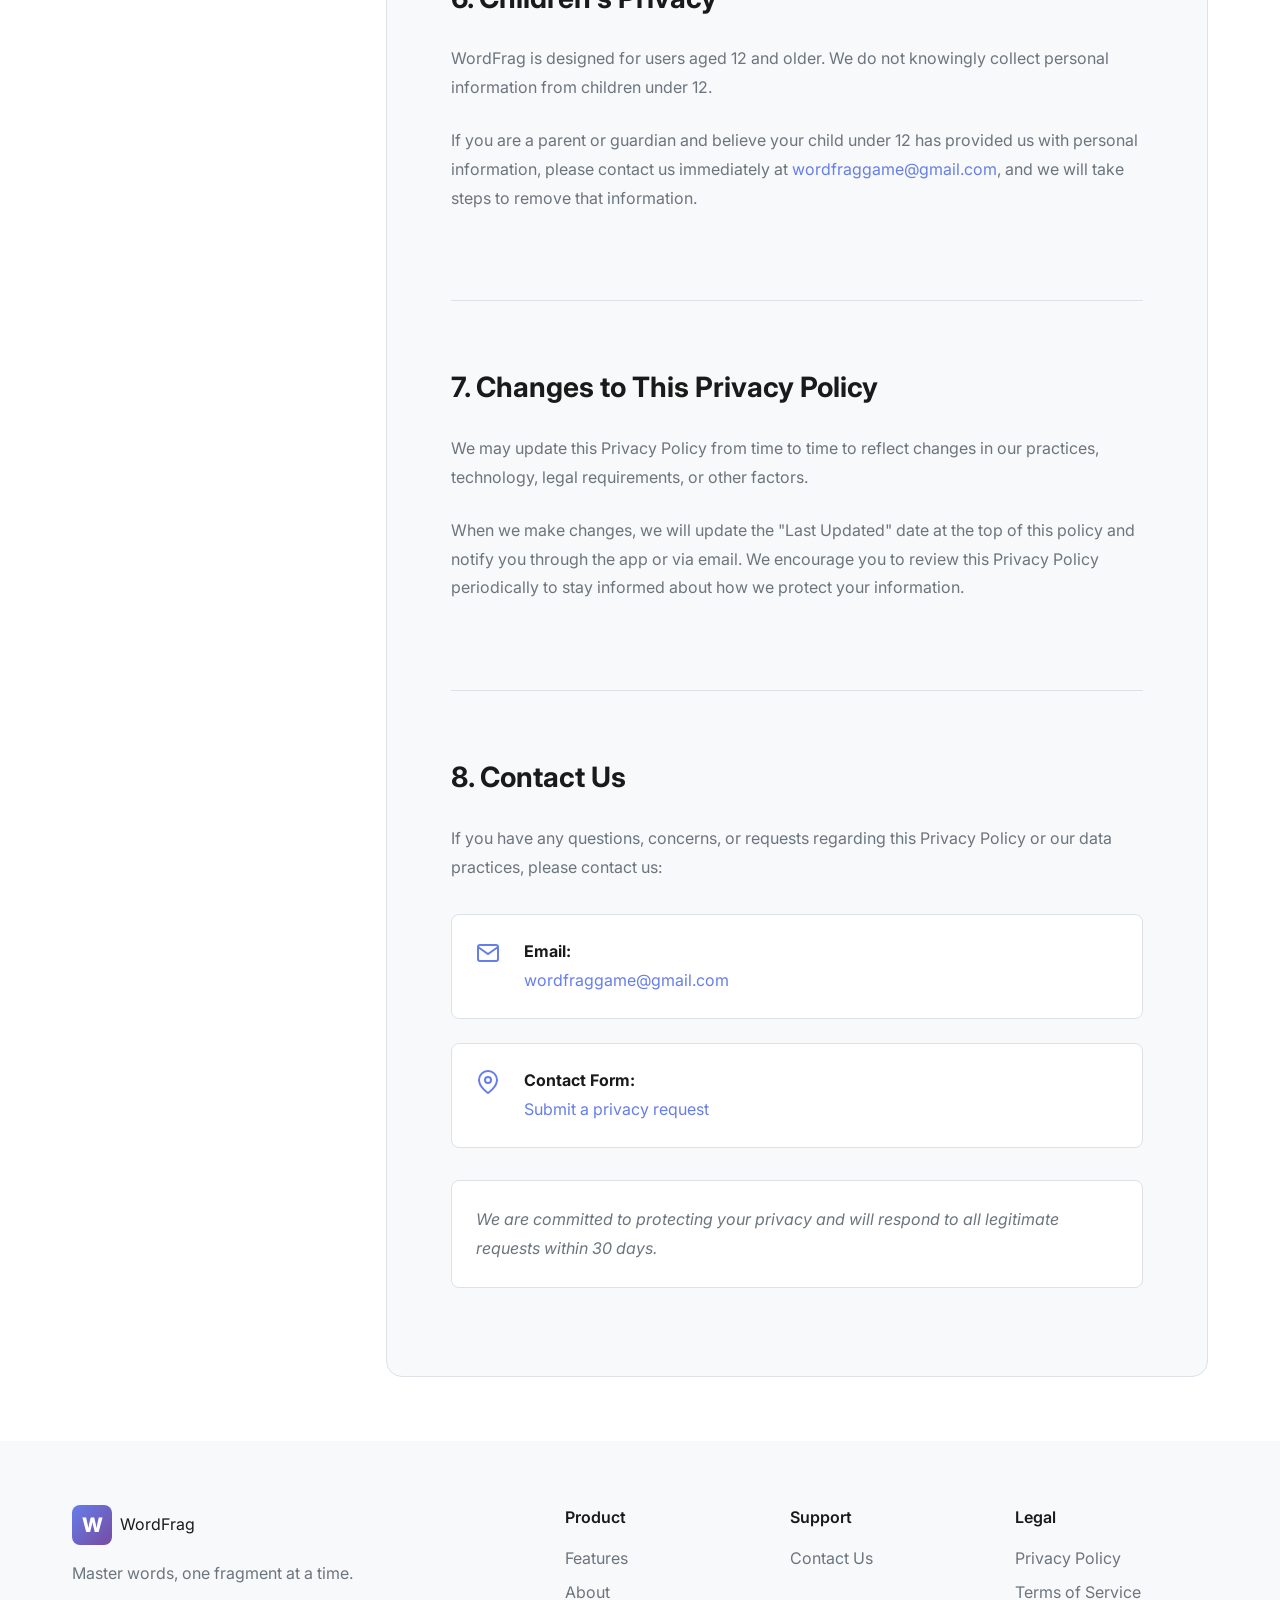
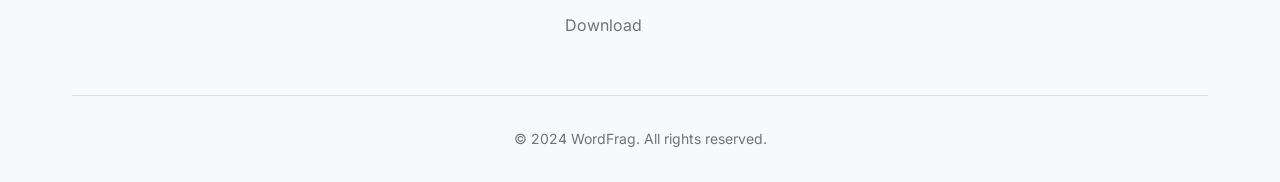
<file: privacy-policy.html>
<!DOCTYPE html>
<html lang="en">
<head>
    <meta charset="UTF-8">
    <meta name="viewport" content="width=device-width, initial-scale=1.0">
    <meta name="description" content="WordFrag Privacy Policy - How we collect, use, and protect your data">
    <title>Privacy Policy - WordFrag</title>
    <link rel="stylesheet" href="style.css">
    <link rel="preconnect" href="https://fonts.googleapis.com">
    <link rel="preconnect" href="https://fonts.gstatic.com" crossorigin>
    <link href="https://fonts.googleapis.com/css2?family=Inter:wght@300;400;600;700;800&display=swap" rel="stylesheet">
</head>
<body>
    <!-- Navigation -->
    <nav class="navbar">
        <div class="container">
            <div class="nav-content">
                <a href="index.html" class="logo">
                    <span class="logo-icon">W</span>
                    <span class="logo-text">WordFrag</span>
                </a>
                <ul class="nav-links">
                    <li><a href="index.html#features">How It Works</a></li>
                    <li><a href="index.html#about">About</a></li>
                    <li><a href="index.html#download">Download</a></li>
                </ul>
                <button class="theme-toggle" id="themeToggle" aria-label="Toggle theme">
                    <svg class="sun-icon" width="24" height="24" viewBox="0 0 24 24" fill="none" stroke="currentColor" stroke-width="2">
                        <circle cx="12" cy="12" r="5"/>
                        <line x1="12" y1="1" x2="12" y2="3"/>
                        <line x1="12" y1="21" x2="12" y2="23"/>
                        <line x1="4.22" y1="4.22" x2="5.64" y2="5.64"/>
                        <line x1="18.36" y1="18.36" x2="19.78" y2="19.78"/>
                        <line x1="1" y1="12" x2="3" y2="12"/>
                        <line x1="21" y1="12" x2="23" y2="12"/>
                        <line x1="4.22" y1="19.78" x2="5.64" y2="18.36"/>
                        <line x1="18.36" y1="5.64" x2="19.78" y2="4.22"/>
                    </svg>
                    <svg class="moon-icon" width="24" height="24" viewBox="0 0 24 24" fill="none" stroke="currentColor" stroke-width="2">
                        <path d="M21 12.79A9 9 0 1 1 11.21 3 7 7 0 0 0 21 12.79z"/>
                    </svg>
                </button>
            </div>
        </div>
    </nav>

    <!-- Privacy Policy Hero Section -->
    <section class="privacy-hero">
        <div class="container">
            <div class="privacy-hero-content">
                <h1 class="privacy-title">
                    <span class="gradient-text">Privacy Policy</span>
                </h1>
                <p class="privacy-subtitle">Last Updated: November 16, 2024</p>
                <p class="privacy-description">
                    Your privacy is important to us. This Privacy Policy explains how WordFrag collects,
                    uses, and protects your personal information when you use our mobile application.
                </p>
            </div>
        </div>
        <div class="hero-background">
            <div class="gradient-blob blob-1"></div>
            <div class="gradient-blob blob-2"></div>
        </div>
    </section>

    <!-- Privacy Policy Content -->
    <section class="privacy-content-section">
        <div class="container">
            <div class="privacy-layout">
                <!-- Table of Contents -->
                <aside class="privacy-toc">
                    <h3>Quick Navigation</h3>
                    <nav>
                        <a href="#information-collection">Information We Collect</a>
                        <a href="#information-use">How We Use Your Information</a>
                        <a href="#data-storage">Data Storage and Security</a>
                        <a href="#third-party">Third-Party Services</a>
                        <a href="#user-rights">Your Rights</a>
                        <a href="#children">Children's Privacy</a>
                        <a href="#changes">Policy Updates</a>
                        <a href="#contact">Contact Us</a>
                    </nav>
                </aside>

                <!-- Main Content -->
                <article class="privacy-article">
                    <section id="information-collection" class="privacy-section">
                        <h2>1. Information We Collect</h2>
                        <p>
                            WordFrag is designed with privacy in mind. We collect minimal information necessary
                            to provide you with the best puzzle experience.
                        </p>

                        <h3>Information You Provide Directly</h3>
                        <ul>
                            <li><strong>Account Information:</strong> If you choose to create an account, we may collect your email address and username.</li>
                            <li><strong>Contact Information:</strong> When you contact us for support, we collect the information you provide in your message.</li>
                        </ul>

                        <h3>Automatically Collected Information</h3>
                        <ul>
                            <li><strong>Game Data:</strong> Your puzzle progress, daily streak, statistics, and gameplay history.</li>
                            <li><strong>Device Information:</strong> Device type, iOS version, and app version for troubleshooting and optimization.</li>
                            <li><strong>Usage Data:</strong> How you interact with the app, features you use, and time spent playing.</li>
                        </ul>

                        <h3>Information We Don't Collect</h3>
                        <ul>
                            <li>We do not collect your precise location.</li>
                            <li>We do not access your contacts, photos, or other personal files.</li>
                            <li>We do not track you across other apps or websites.</li>
                        </ul>
                    </section>

                    <section id="information-use" class="privacy-section">
                        <h2>2. How We Use Your Information</h2>
                        <p>We use the information we collect for the following purposes:</p>

                        <div class="info-card">
                            <h4>Game Functionality</h4>
                            <p>To provide you with daily puzzles, track your progress, maintain your streak, and display statistics.</p>
                        </div>

                        <div class="info-card">
                            <h4>Personalization</h4>
                            <p>To customize your experience, remember your preferences, and improve puzzle difficulty matching.</p>
                        </div>

                        <div class="info-card">
                            <h4>Communication</h4>
                            <p>To respond to your inquiries, send important updates about the app, and notify you of new features.</p>
                        </div>

                        <div class="info-card">
                            <h4>Analytics and Improvement</h4>
                            <p>To understand how users interact with WordFrag, identify bugs, and improve app performance and features.</p>
                        </div>
                    </section>

                    <section id="data-storage" class="privacy-section">
                        <h2>3. Data Storage and Security</h2>
                        <p>
                            We take the security of your data seriously and implement industry-standard measures
                            to protect your information.
                        </p>

                        <h3>Local Storage</h3>
                        <p>
                            Most of your game data (puzzles, progress, statistics) is stored locally on your device
                            using iOS secure storage mechanisms. This data remains on your device and is not transmitted
                            to our servers unless you explicitly enable cloud sync.
                        </p>

                        <h3>Cloud Storage (Optional)</h3>
                        <p>
                            If you enable iCloud sync, your game data is stored in your personal iCloud account,
                            which is controlled by Apple and subject to their privacy policy.
                        </p>

                        <h3>Security Measures</h3>
                        <ul>
                            <li>Data encryption in transit and at rest</li>
                            <li>Secure authentication protocols</li>
                            <li>Regular security audits and updates</li>
                            <li>Limited employee access to user data</li>
                        </ul>
                    </section>

                    <section id="third-party" class="privacy-section">
                        <h2>4. Third-Party Services</h2>
                        <p>
                            WordFrag may use third-party services to provide and improve our app. These services
                            have their own privacy policies governing their use of your information.
                        </p>

                        <h3>Services We May Use</h3>
                        <div class="service-list">
                            <div class="service-item">
                                <strong>Apple App Store</strong>
                                <p>For app distribution, in-app purchases, and device authentication.</p>
                            </div>
                            <div class="service-item">
                                <strong>Analytics Services</strong>
                                <p>To understand app usage patterns and improve user experience (anonymized data only).</p>
                            </div>
                            <div class="service-item">
                                <strong>Crash Reporting</strong>
                                <p>To identify and fix bugs and crashes that affect app performance.</p>
                            </div>
                        </div>

                        <p class="note">
                            <strong>Note:</strong> We do not sell your personal information to third parties.
                            We only share data with service providers necessary to operate WordFrag, and they
                            are contractually obligated to protect your information.
                        </p>
                    </section>

                    <section id="user-rights" class="privacy-section">
                        <h2>5. Your Rights</h2>
                        <p>You have the following rights regarding your personal information:</p>

                        <div class="rights-grid">
                            <div class="right-item">
                                <h4>Access</h4>
                                <p>Request a copy of the personal data we hold about you.</p>
                            </div>
                            <div class="right-item">
                                <h4>Correction</h4>
                                <p>Request corrections to any inaccurate or incomplete data.</p>
                            </div>
                            <div class="right-item">
                                <h4>Deletion</h4>
                                <p>Request deletion of your personal data and account.</p>
                            </div>
                            <div class="right-item">
                                <h4>Data Portability</h4>
                                <p>Request your data in a portable, machine-readable format.</p>
                            </div>
                            <div class="right-item">
                                <h4>Opt-Out</h4>
                                <p>Opt out of marketing communications and data collection.</p>
                            </div>
                            <div class="right-item">
                                <h4>Object</h4>
                                <p>Object to certain types of data processing.</p>
                            </div>
                        </div>

                        <p>
                            To exercise any of these rights, please contact us at
                            <a href="mailto:wordfraggame@gmail.com">wordfraggame@gmail.com</a>.
                            We will respond to your request within 30 days.
                        </p>
                    </section>

                    <section id="children" class="privacy-section">
                        <h2>6. Children's Privacy</h2>
                        <p>
                            WordFrag is designed for users aged 12 and older. We do not knowingly collect personal
                            information from children under 12.
                        </p>
                        <p>
                            If you are a parent or guardian and believe your child under 12 has provided us with personal
                            information, please contact us immediately at
                            <a href="mailto:wordfraggame@gmail.com">wordfraggame@gmail.com</a>, and we will take
                            steps to remove that information.
                        </p>
                    </section>

                    <section id="changes" class="privacy-section">
                        <h2>7. Changes to This Privacy Policy</h2>
                        <p>
                            We may update this Privacy Policy from time to time to reflect changes in our practices,
                            technology, legal requirements, or other factors.
                        </p>
                        <p>
                            When we make changes, we will update the "Last Updated" date at the top of this policy
                            and notify you through the app or via email. We encourage you to review this Privacy
                            Policy periodically to stay informed about how we protect your information.
                        </p>
                    </section>

                    <section id="contact" class="privacy-section">
                        <h2>8. Contact Us</h2>
                        <p>
                            If you have any questions, concerns, or requests regarding this Privacy Policy or
                            our data practices, please contact us:
                        </p>

                        <div class="contact-details">
                            <div class="contact-method">
                                <svg width="24" height="24" viewBox="0 0 24 24" fill="none" stroke="currentColor" stroke-width="2">
                                    <path d="M4 4h16c1.1 0 2 .9 2 2v12c0 1.1-.9 2-2 2H4c-1.1 0-2-.9-2-2V6c0-1.1.9-2 2-2z"/>
                                    <polyline points="22,6 12,13 2,6"/>
                                </svg>
                                <div>
                                    <strong>Email:</strong>
                                    <a href="mailto:wordfraggame@gmail.com">wordfraggame@gmail.com</a>
                                </div>
                            </div>

                            <div class="contact-method">
                                <svg width="24" height="24" viewBox="0 0 24 24" fill="none" stroke="currentColor" stroke-width="2">
                                    <path d="M21 10c0 7-9 13-9 13s-9-6-9-13a9 9 0 0 1 18 0z"/>
                                    <circle cx="12" cy="10" r="3"/>
                                </svg>
                                <div>
                                    <strong>Contact Form:</strong>
                                    <a href="contact-us.html">Submit a privacy request</a>
                                </div>
                            </div>
                        </div>

                        <p class="final-note">
                            We are committed to protecting your privacy and will respond to all legitimate
                            requests within 30 days.
                        </p>
                    </section>
                </article>
            </div>
        </div>
    </section>

    <!-- Footer -->
    <footer class="footer">
        <div class="container">
            <div class="footer-content">
                <div class="footer-brand">
                    <div class="footer-logo">
                        <span class="logo-icon">W</span>
                        <span class="logo-text">WordFrag</span>
                    </div>
                    <p class="footer-tagline">Master words, one fragment at a time.</p>
                </div>
                <div class="footer-links">
                    <div class="footer-column">
                        <h4>Product</h4>
                        <ul>
                            <li><a href="index.html#features">Features</a></li>
                            <li><a href="index.html#about">About</a></li>
                            <li><a href="index.html#download">Download</a></li>
                        </ul>
                    </div>
                    <div class="footer-column">
                        <h4>Support</h4>
                        <ul>
                            <li><a href="contact-us.html">Contact Us</a></li>
                        </ul>
                    </div>
                    <div class="footer-column">
                        <h4>Legal</h4>
                        <ul>
                            <li><a href="privacy-policy.html">Privacy Policy</a></li>
                            <li><a href="terms-of-service.html">Terms of Service</a></li>
                        </ul>
                    </div>
                </div>
            </div>
            <div class="footer-bottom">
                <p>&copy; 2024 WordFrag. All rights reserved.</p>
            </div>
        </div>
    </footer>

    <script src="script.js"></script>
</body>
</html>
</file>
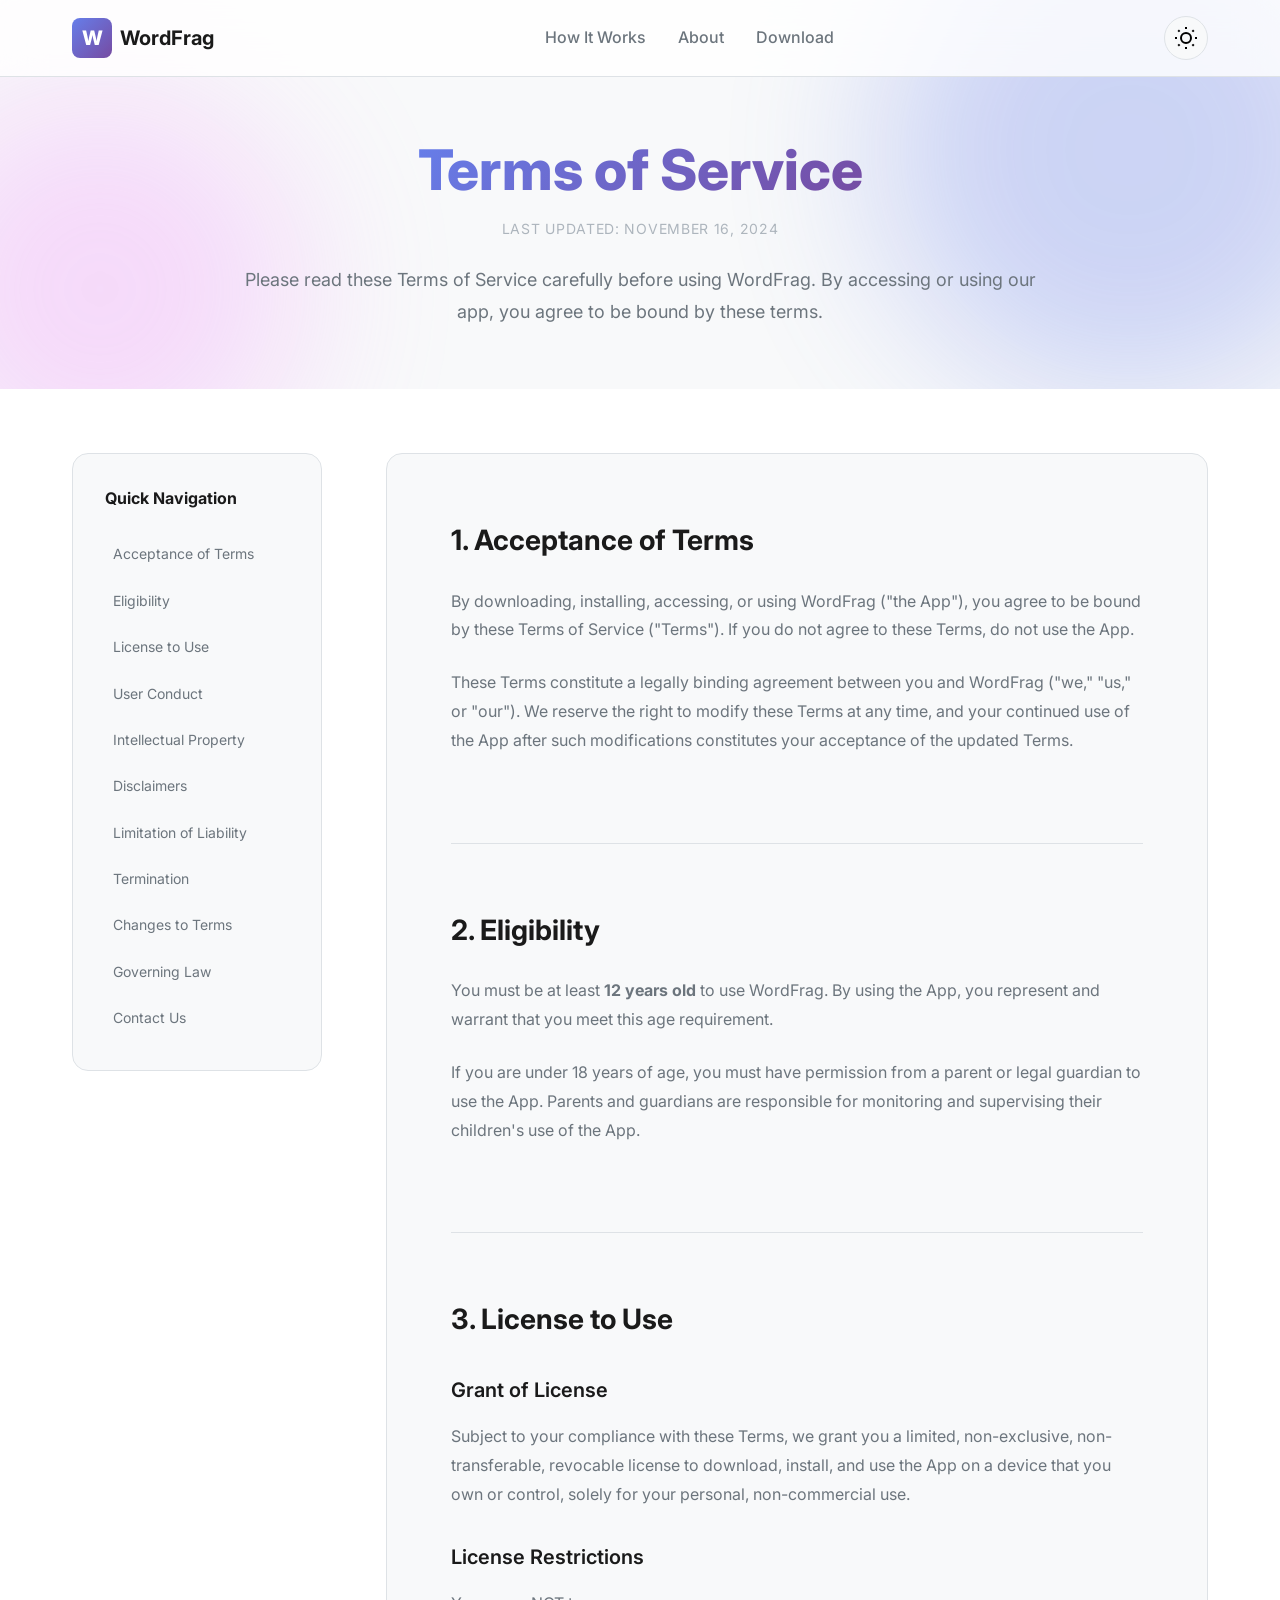
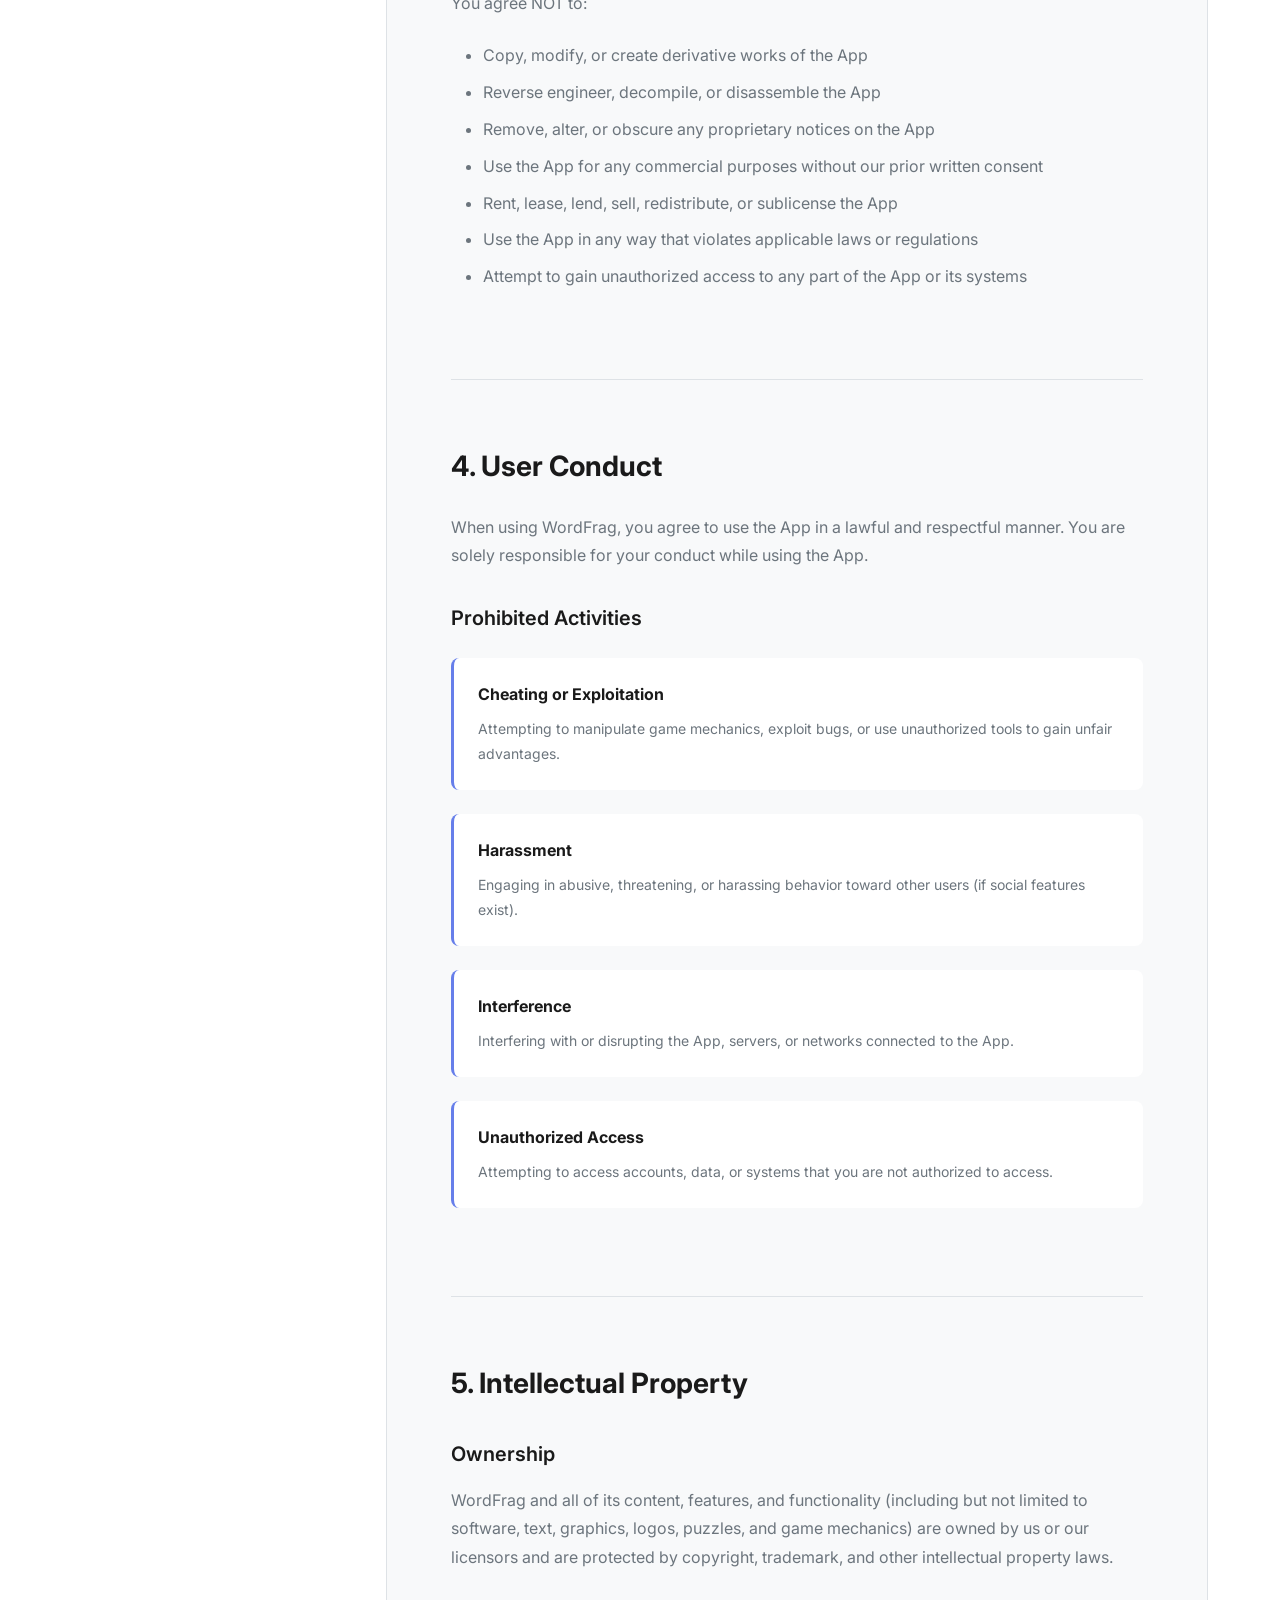
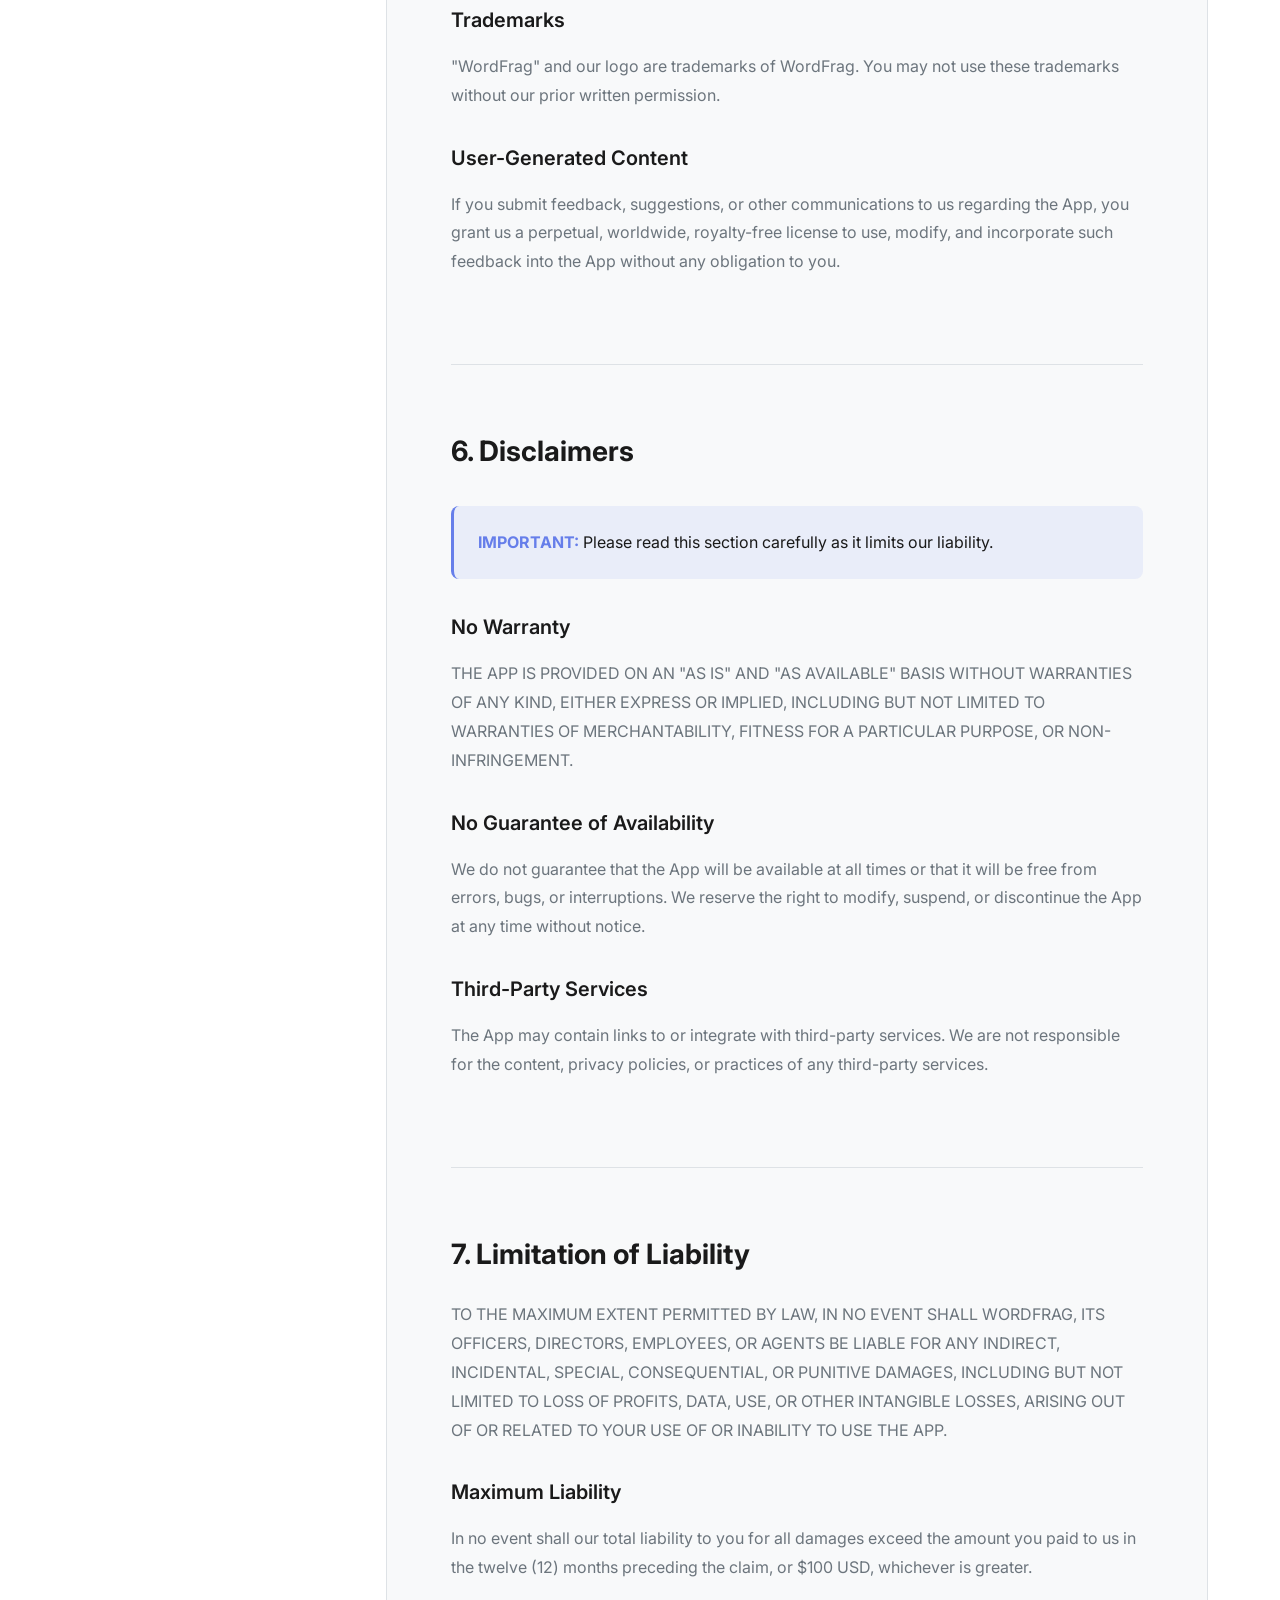
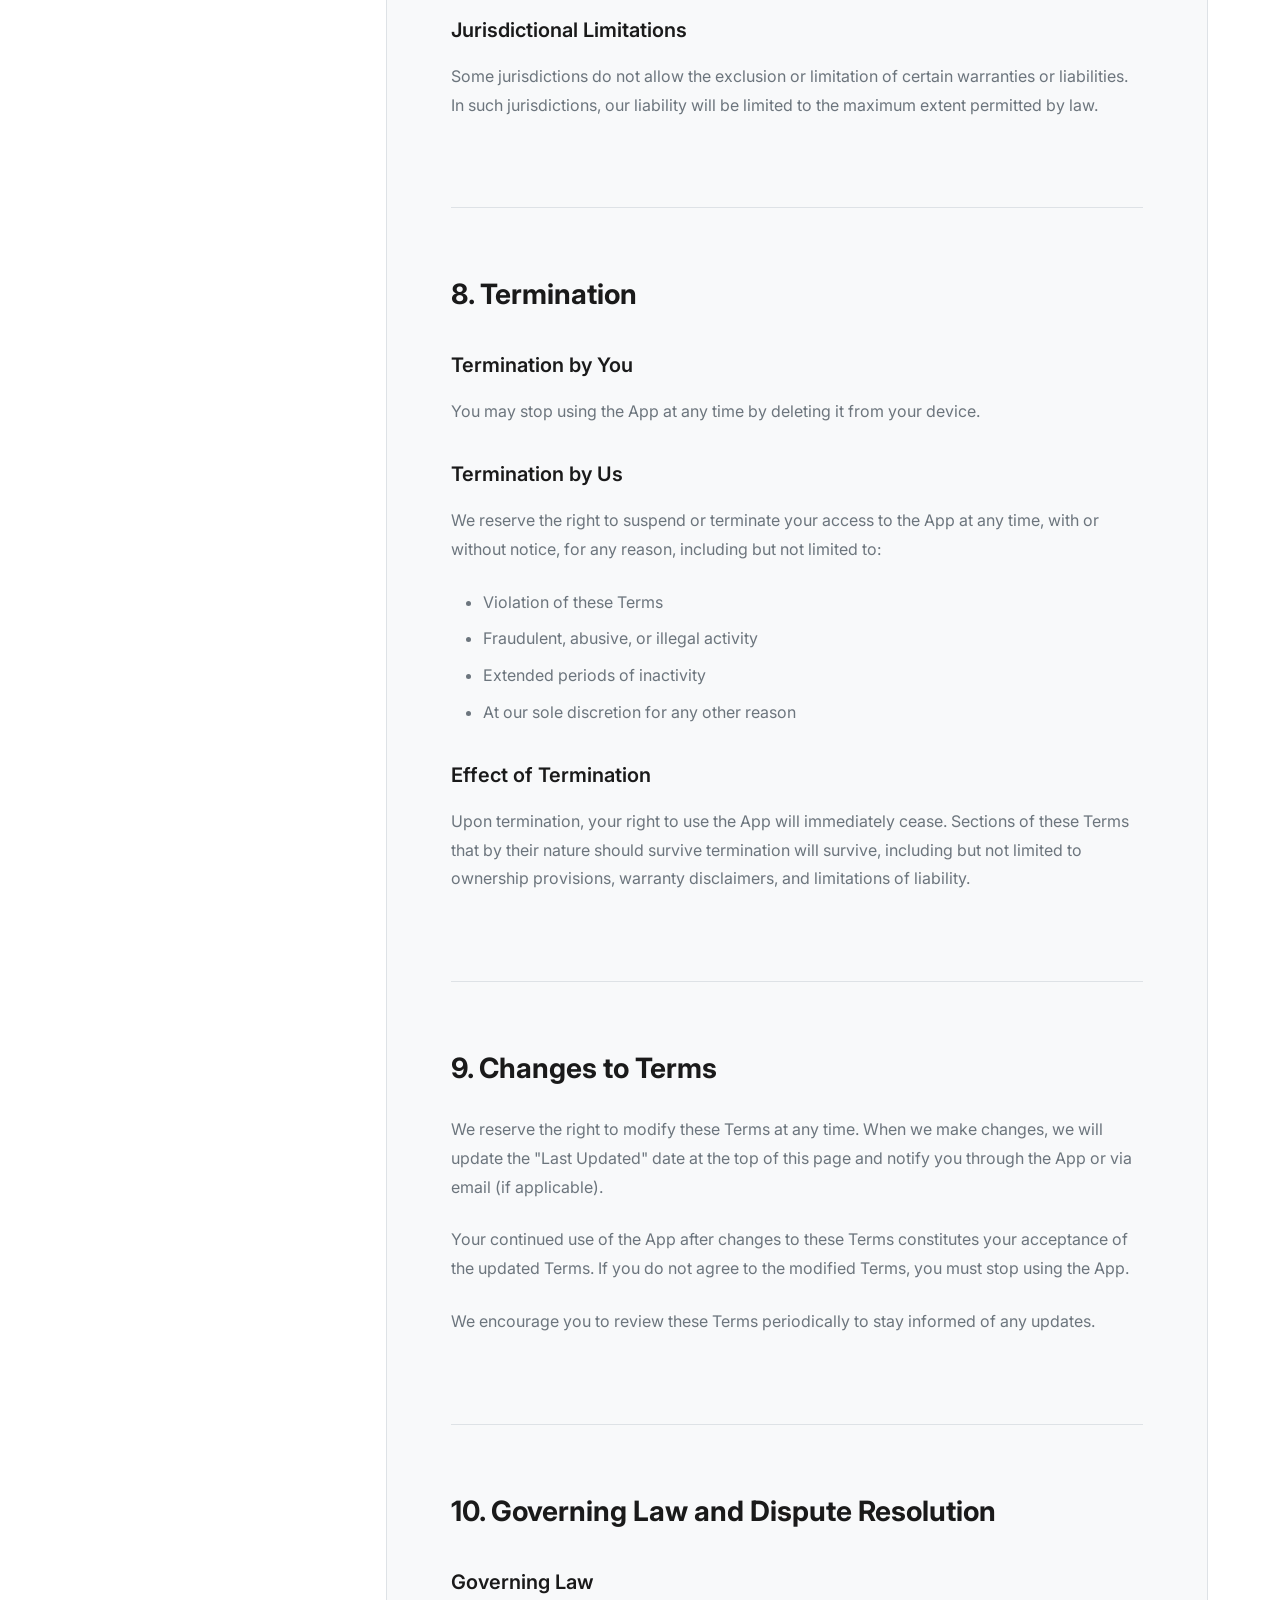
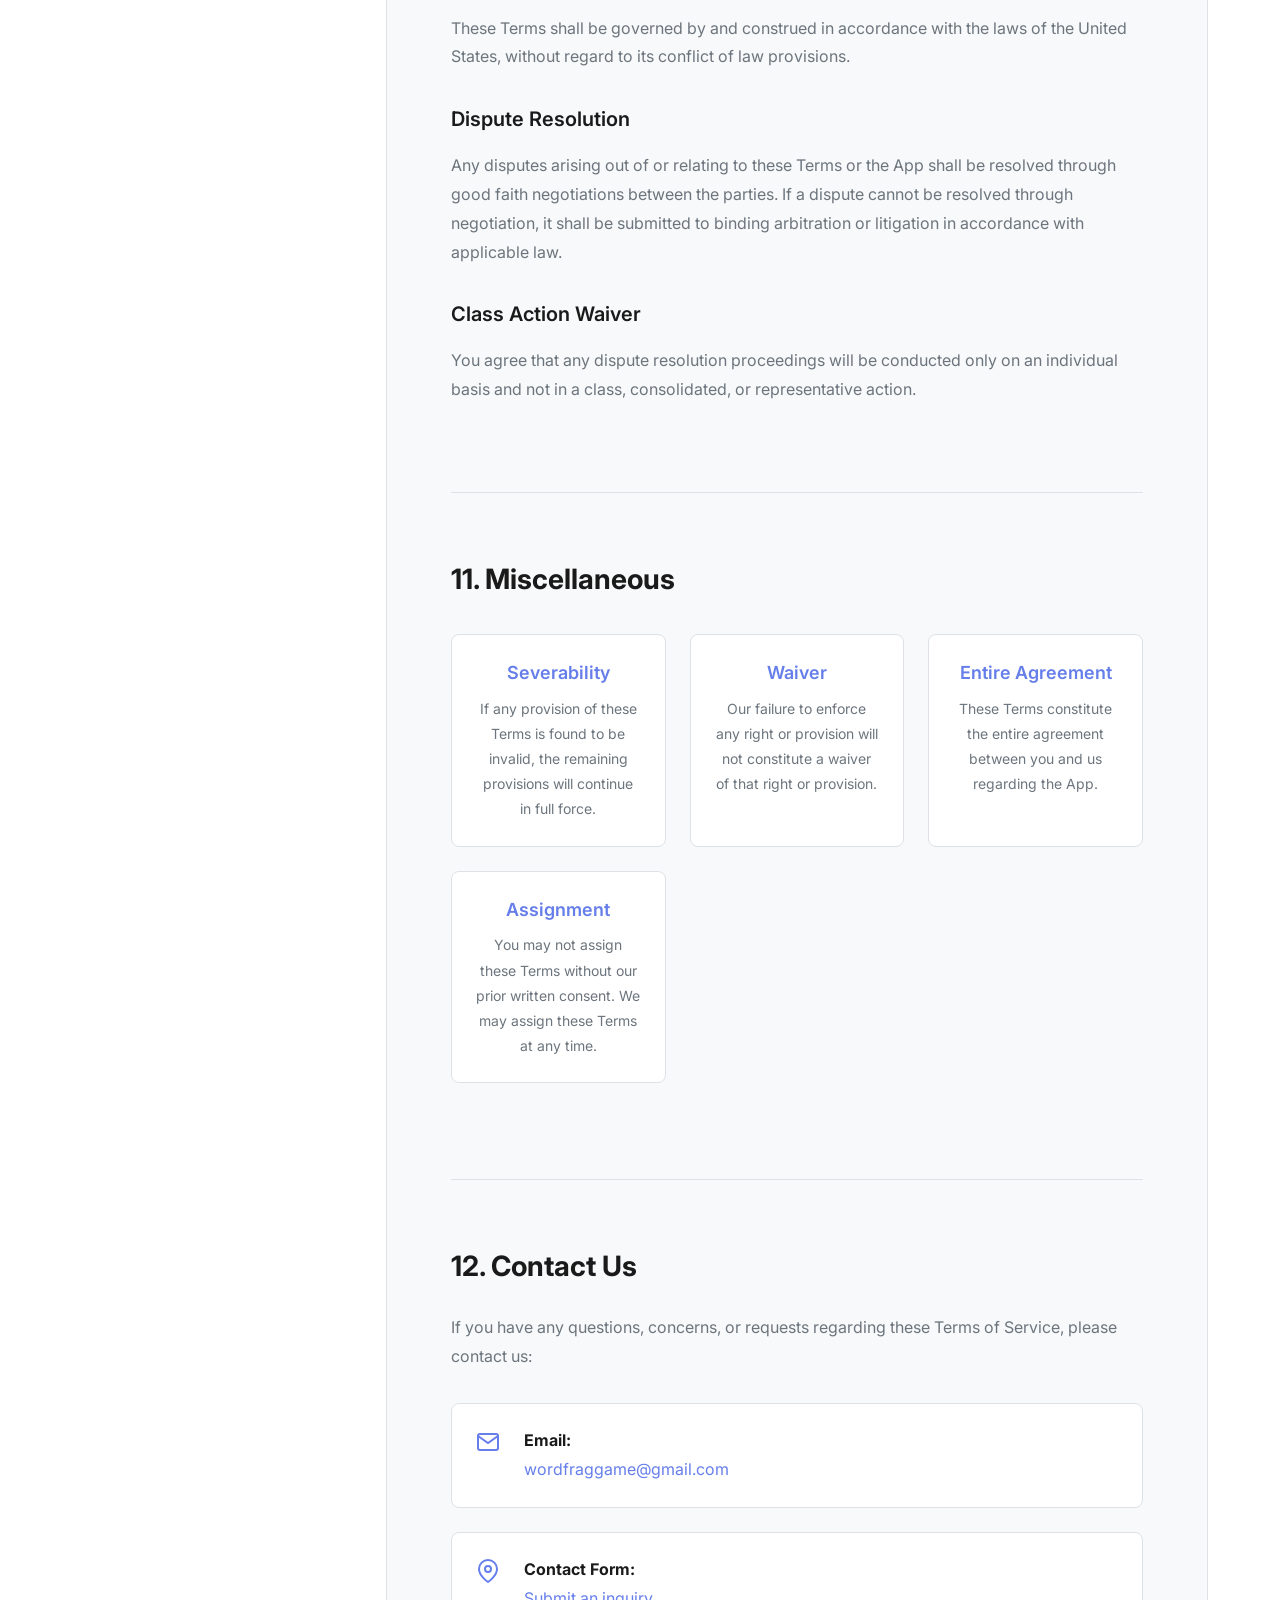
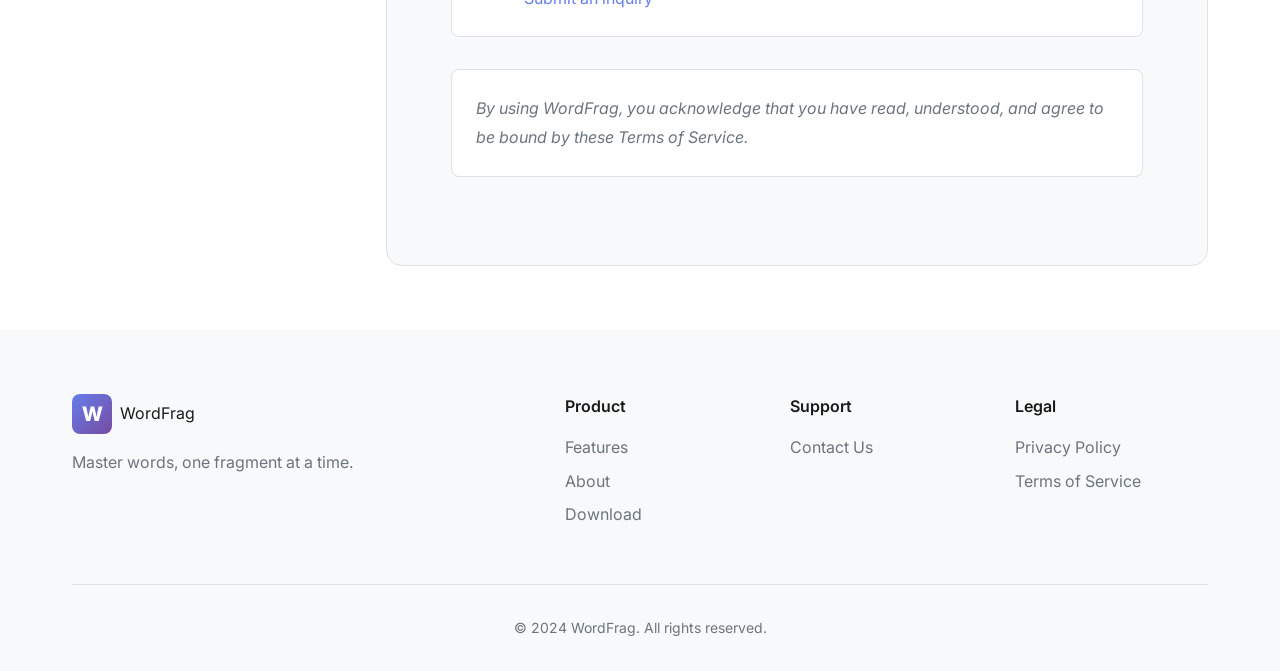
<file: terms-of-service.html>
<!DOCTYPE html>
<html lang="en">
<head>
    <meta charset="UTF-8">
    <meta name="viewport" content="width=device-width, initial-scale=1.0">
    <meta name="description" content="WordFrag Terms of Service - Legal terms and conditions for using our app">
    <title>Terms of Service - WordFrag</title>
    <link rel="stylesheet" href="style.css">
    <link rel="preconnect" href="https://fonts.googleapis.com">
    <link rel="preconnect" href="https://fonts.gstatic.com" crossorigin>
    <link href="https://fonts.googleapis.com/css2?family=Inter:wght@300;400;600;700;800&display=swap" rel="stylesheet">
</head>
<body>
    <!-- Navigation -->
    <nav class="navbar">
        <div class="container">
            <div class="nav-content">
                <a href="index.html" class="logo">
                    <span class="logo-icon">W</span>
                    <span class="logo-text">WordFrag</span>
                </a>
                <ul class="nav-links">
                    <li><a href="index.html#features">How It Works</a></li>
                    <li><a href="index.html#about">About</a></li>
                    <li><a href="index.html#download">Download</a></li>
                </ul>
                <button class="theme-toggle" id="themeToggle" aria-label="Toggle theme">
                    <svg class="sun-icon" width="24" height="24" viewBox="0 0 24 24" fill="none" stroke="currentColor" stroke-width="2">
                        <circle cx="12" cy="12" r="5"/>
                        <line x1="12" y1="1" x2="12" y2="3"/>
                        <line x1="12" y1="21" x2="12" y2="23"/>
                        <line x1="4.22" y1="4.22" x2="5.64" y2="5.64"/>
                        <line x1="18.36" y1="18.36" x2="19.78" y2="19.78"/>
                        <line x1="1" y1="12" x2="3" y2="12"/>
                        <line x1="21" y1="12" x2="23" y2="12"/>
                        <line x1="4.22" y1="19.78" x2="5.64" y2="18.36"/>
                        <line x1="18.36" y1="5.64" x2="19.78" y2="4.22"/>
                    </svg>
                    <svg class="moon-icon" width="24" height="24" viewBox="0 0 24 24" fill="none" stroke="currentColor" stroke-width="2">
                        <path d="M21 12.79A9 9 0 1 1 11.21 3 7 7 0 0 0 21 12.79z"/>
                    </svg>
                </button>
            </div>
        </div>
    </nav>

    <!-- Terms Hero Section -->
    <section class="privacy-hero">
        <div class="container">
            <div class="privacy-hero-content">
                <h1 class="privacy-title">
                    <span class="gradient-text">Terms of Service</span>
                </h1>
                <p class="privacy-subtitle">Last Updated: November 16, 2024</p>
                <p class="privacy-description">
                    Please read these Terms of Service carefully before using WordFrag.
                    By accessing or using our app, you agree to be bound by these terms.
                </p>
            </div>
        </div>
        <div class="hero-background">
            <div class="gradient-blob blob-1"></div>
            <div class="gradient-blob blob-2"></div>
        </div>
    </section>

    <!-- Terms Content -->
    <section class="privacy-content-section">
        <div class="container">
            <div class="privacy-layout">
                <!-- Table of Contents -->
                <aside class="privacy-toc">
                    <h3>Quick Navigation</h3>
                    <nav>
                        <a href="#acceptance">Acceptance of Terms</a>
                        <a href="#eligibility">Eligibility</a>
                        <a href="#license">License to Use</a>
                        <a href="#user-conduct">User Conduct</a>
                        <a href="#intellectual-property">Intellectual Property</a>
                        <a href="#disclaimers">Disclaimers</a>
                        <a href="#limitation">Limitation of Liability</a>
                        <a href="#termination">Termination</a>
                        <a href="#changes">Changes to Terms</a>
                        <a href="#governing-law">Governing Law</a>
                        <a href="#contact">Contact Us</a>
                    </nav>
                </aside>

                <!-- Main Content -->
                <article class="privacy-article">
                    <section id="acceptance" class="privacy-section">
                        <h2>1. Acceptance of Terms</h2>
                        <p>
                            By downloading, installing, accessing, or using WordFrag ("the App"), you agree to be
                            bound by these Terms of Service ("Terms"). If you do not agree to these Terms, do not
                            use the App.
                        </p>
                        <p>
                            These Terms constitute a legally binding agreement between you and WordFrag ("we," "us,"
                            or "our"). We reserve the right to modify these Terms at any time, and your continued
                            use of the App after such modifications constitutes your acceptance of the updated Terms.
                        </p>
                    </section>

                    <section id="eligibility" class="privacy-section">
                        <h2>2. Eligibility</h2>
                        <p>
                            You must be at least <strong>12 years old</strong> to use WordFrag. By using the App,
                            you represent and warrant that you meet this age requirement.
                        </p>
                        <p>
                            If you are under 18 years of age, you must have permission from a parent or legal
                            guardian to use the App. Parents and guardians are responsible for monitoring and
                            supervising their children's use of the App.
                        </p>
                    </section>

                    <section id="license" class="privacy-section">
                        <h2>3. License to Use</h2>

                        <h3>Grant of License</h3>
                        <p>
                            Subject to your compliance with these Terms, we grant you a limited, non-exclusive,
                            non-transferable, revocable license to download, install, and use the App on a device
                            that you own or control, solely for your personal, non-commercial use.
                        </p>

                        <h3>License Restrictions</h3>
                        <p>You agree NOT to:</p>
                        <ul>
                            <li>Copy, modify, or create derivative works of the App</li>
                            <li>Reverse engineer, decompile, or disassemble the App</li>
                            <li>Remove, alter, or obscure any proprietary notices on the App</li>
                            <li>Use the App for any commercial purposes without our prior written consent</li>
                            <li>Rent, lease, lend, sell, redistribute, or sublicense the App</li>
                            <li>Use the App in any way that violates applicable laws or regulations</li>
                            <li>Attempt to gain unauthorized access to any part of the App or its systems</li>
                        </ul>
                    </section>

                    <section id="user-conduct" class="privacy-section">
                        <h2>4. User Conduct</h2>
                        <p>
                            When using WordFrag, you agree to use the App in a lawful and respectful manner.
                            You are solely responsible for your conduct while using the App.
                        </p>

                        <h3>Prohibited Activities</h3>
                        <div class="service-list">
                            <div class="service-item">
                                <strong>Cheating or Exploitation</strong>
                                <p>Attempting to manipulate game mechanics, exploit bugs, or use unauthorized tools to gain unfair advantages.</p>
                            </div>
                            <div class="service-item">
                                <strong>Harassment</strong>
                                <p>Engaging in abusive, threatening, or harassing behavior toward other users (if social features exist).</p>
                            </div>
                            <div class="service-item">
                                <strong>Interference</strong>
                                <p>Interfering with or disrupting the App, servers, or networks connected to the App.</p>
                            </div>
                            <div class="service-item">
                                <strong>Unauthorized Access</strong>
                                <p>Attempting to access accounts, data, or systems that you are not authorized to access.</p>
                            </div>
                        </div>
                    </section>

                    <section id="intellectual-property" class="privacy-section">
                        <h2>5. Intellectual Property</h2>

                        <h3>Ownership</h3>
                        <p>
                            WordFrag and all of its content, features, and functionality (including but not limited
                            to software, text, graphics, logos, puzzles, and game mechanics) are owned by us or our
                            licensors and are protected by copyright, trademark, and other intellectual property laws.
                        </p>

                        <h3>Trademarks</h3>
                        <p>
                            "WordFrag" and our logo are trademarks of WordFrag. You may not use these trademarks
                            without our prior written permission.
                        </p>

                        <h3>User-Generated Content</h3>
                        <p>
                            If you submit feedback, suggestions, or other communications to us regarding the App,
                            you grant us a perpetual, worldwide, royalty-free license to use, modify, and incorporate
                            such feedback into the App without any obligation to you.
                        </p>
                    </section>

                    <section id="disclaimers" class="privacy-section">
                        <h2>6. Disclaimers</h2>

                        <div class="note">
                            <strong>IMPORTANT:</strong> Please read this section carefully as it limits our liability.
                        </div>

                        <h3>No Warranty</h3>
                        <p>
                            THE APP IS PROVIDED ON AN "AS IS" AND "AS AVAILABLE" BASIS WITHOUT WARRANTIES OF ANY KIND,
                            EITHER EXPRESS OR IMPLIED, INCLUDING BUT NOT LIMITED TO WARRANTIES OF MERCHANTABILITY,
                            FITNESS FOR A PARTICULAR PURPOSE, OR NON-INFRINGEMENT.
                        </p>

                        <h3>No Guarantee of Availability</h3>
                        <p>
                            We do not guarantee that the App will be available at all times or that it will be free
                            from errors, bugs, or interruptions. We reserve the right to modify, suspend, or
                            discontinue the App at any time without notice.
                        </p>

                        <h3>Third-Party Services</h3>
                        <p>
                            The App may contain links to or integrate with third-party services. We are not responsible
                            for the content, privacy policies, or practices of any third-party services.
                        </p>
                    </section>

                    <section id="limitation" class="privacy-section">
                        <h2>7. Limitation of Liability</h2>
                        <p>
                            TO THE MAXIMUM EXTENT PERMITTED BY LAW, IN NO EVENT SHALL WORDFRAG, ITS OFFICERS,
                            DIRECTORS, EMPLOYEES, OR AGENTS BE LIABLE FOR ANY INDIRECT, INCIDENTAL, SPECIAL,
                            CONSEQUENTIAL, OR PUNITIVE DAMAGES, INCLUDING BUT NOT LIMITED TO LOSS OF PROFITS,
                            DATA, USE, OR OTHER INTANGIBLE LOSSES, ARISING OUT OF OR RELATED TO YOUR USE OF
                            OR INABILITY TO USE THE APP.
                        </p>

                        <h3>Maximum Liability</h3>
                        <p>
                            In no event shall our total liability to you for all damages exceed the amount you
                            paid to us in the twelve (12) months preceding the claim, or $100 USD, whichever
                            is greater.
                        </p>

                        <h3>Jurisdictional Limitations</h3>
                        <p>
                            Some jurisdictions do not allow the exclusion or limitation of certain warranties or
                            liabilities. In such jurisdictions, our liability will be limited to the maximum extent
                            permitted by law.
                        </p>
                    </section>

                    <section id="termination" class="privacy-section">
                        <h2>8. Termination</h2>

                        <h3>Termination by You</h3>
                        <p>
                            You may stop using the App at any time by deleting it from your device.
                        </p>

                        <h3>Termination by Us</h3>
                        <p>
                            We reserve the right to suspend or terminate your access to the App at any time,
                            with or without notice, for any reason, including but not limited to:
                        </p>
                        <ul>
                            <li>Violation of these Terms</li>
                            <li>Fraudulent, abusive, or illegal activity</li>
                            <li>Extended periods of inactivity</li>
                            <li>At our sole discretion for any other reason</li>
                        </ul>

                        <h3>Effect of Termination</h3>
                        <p>
                            Upon termination, your right to use the App will immediately cease. Sections of these
                            Terms that by their nature should survive termination will survive, including but not
                            limited to ownership provisions, warranty disclaimers, and limitations of liability.
                        </p>
                    </section>

                    <section id="changes" class="privacy-section">
                        <h2>9. Changes to Terms</h2>
                        <p>
                            We reserve the right to modify these Terms at any time. When we make changes, we will
                            update the "Last Updated" date at the top of this page and notify you through the App
                            or via email (if applicable).
                        </p>
                        <p>
                            Your continued use of the App after changes to these Terms constitutes your acceptance
                            of the updated Terms. If you do not agree to the modified Terms, you must stop using
                            the App.
                        </p>
                        <p>
                            We encourage you to review these Terms periodically to stay informed of any updates.
                        </p>
                    </section>

                    <section id="governing-law" class="privacy-section">
                        <h2>10. Governing Law and Dispute Resolution</h2>

                        <h3>Governing Law</h3>
                        <p>
                            These Terms shall be governed by and construed in accordance with the laws of the
                            United States, without regard to its conflict of law provisions.
                        </p>

                        <h3>Dispute Resolution</h3>
                        <p>
                            Any disputes arising out of or relating to these Terms or the App shall be resolved
                            through good faith negotiations between the parties. If a dispute cannot be resolved
                            through negotiation, it shall be submitted to binding arbitration or litigation in
                            accordance with applicable law.
                        </p>

                        <h3>Class Action Waiver</h3>
                        <p>
                            You agree that any dispute resolution proceedings will be conducted only on an individual
                            basis and not in a class, consolidated, or representative action.
                        </p>
                    </section>

                    <section id="miscellaneous" class="privacy-section">
                        <h2>11. Miscellaneous</h2>

                        <div class="rights-grid">
                            <div class="right-item">
                                <h4>Severability</h4>
                                <p>If any provision of these Terms is found to be invalid, the remaining provisions will continue in full force.</p>
                            </div>
                            <div class="right-item">
                                <h4>Waiver</h4>
                                <p>Our failure to enforce any right or provision will not constitute a waiver of that right or provision.</p>
                            </div>
                            <div class="right-item">
                                <h4>Entire Agreement</h4>
                                <p>These Terms constitute the entire agreement between you and us regarding the App.</p>
                            </div>
                            <div class="right-item">
                                <h4>Assignment</h4>
                                <p>You may not assign these Terms without our prior written consent. We may assign these Terms at any time.</p>
                            </div>
                        </div>
                    </section>

                    <section id="contact" class="privacy-section">
                        <h2>12. Contact Us</h2>
                        <p>
                            If you have any questions, concerns, or requests regarding these Terms of Service,
                            please contact us:
                        </p>

                        <div class="contact-details">
                            <div class="contact-method">
                                <svg width="24" height="24" viewBox="0 0 24 24" fill="none" stroke="currentColor" stroke-width="2">
                                    <path d="M4 4h16c1.1 0 2 .9 2 2v12c0 1.1-.9 2-2 2H4c-1.1 0-2-.9-2-2V6c0-1.1.9-2 2-2z"/>
                                    <polyline points="22,6 12,13 2,6"/>
                                </svg>
                                <div>
                                    <strong>Email:</strong>
                                    <a href="mailto:wordfraggame@gmail.com">wordfraggame@gmail.com</a>
                                </div>
                            </div>

                            <div class="contact-method">
                                <svg width="24" height="24" viewBox="0 0 24 24" fill="none" stroke="currentColor" stroke-width="2">
                                    <path d="M21 10c0 7-9 13-9 13s-9-6-9-13a9 9 0 0 1 18 0z"/>
                                    <circle cx="12" cy="10" r="3"/>
                                </svg>
                                <div>
                                    <strong>Contact Form:</strong>
                                    <a href="contact-us.html">Submit an inquiry</a>
                                </div>
                            </div>
                        </div>

                        <p class="final-note">
                            By using WordFrag, you acknowledge that you have read, understood, and agree to be
                            bound by these Terms of Service.
                        </p>
                    </section>
                </article>
            </div>
        </div>
    </section>

    <!-- Footer -->
    <footer class="footer">
        <div class="container">
            <div class="footer-content">
                <div class="footer-brand">
                    <div class="footer-logo">
                        <span class="logo-icon">W</span>
                        <span class="logo-text">WordFrag</span>
                    </div>
                    <p class="footer-tagline">Master words, one fragment at a time.</p>
                </div>
                <div class="footer-links">
                    <div class="footer-column">
                        <h4>Product</h4>
                        <ul>
                            <li><a href="index.html#features">Features</a></li>
                            <li><a href="index.html#about">About</a></li>
                            <li><a href="index.html#download">Download</a></li>
                        </ul>
                    </div>
                    <div class="footer-column">
                        <h4>Support</h4>
                        <ul>
                            <li><a href="contact-us.html">Contact Us</a></li>
                        </ul>
                    </div>
                    <div class="footer-column">
                        <h4>Legal</h4>
                        <ul>
                            <li><a href="privacy-policy.html">Privacy Policy</a></li>
                            <li><a href="terms-of-service.html">Terms of Service</a></li>
                        </ul>
                    </div>
                </div>
            </div>
            <div class="footer-bottom">
                <p>&copy; 2024 WordFrag. All rights reserved.</p>
            </div>
        </div>
    </footer>

    <script src="script.js"></script>
</body>
</html>
</file>
<file: style.css>
/* ===== CSS Variables ===== */
:root {
    /* Light Theme Colors */
    --bg-primary: #ffffff;
    --bg-secondary: #f8f9fa;
    --bg-tertiary: #e9ecef;
    --text-primary: #1a1a1a;
    --text-secondary: #6c757d;
    --text-tertiary: #adb5bd;

    /* Brand Colors */
    --gradient-1: #667eea;
    --gradient-2: #764ba2;
    --gradient-3: #f093fb;
    --gradient-4: #4facfe;

    /* Accent Colors */
    --accent-primary: #667eea;
    --accent-hover: #5568d3;
    --accent-light: rgba(102, 126, 234, 0.1);

    /* UI Elements */
    --border-color: #dee2e6;
    --shadow-sm: 0 2px 4px rgba(0, 0, 0, 0.04);
    --shadow-md: 0 4px 12px rgba(0, 0, 0, 0.08);
    --shadow-lg: 0 12px 24px rgba(0, 0, 0, 0.12);
    --shadow-xl: 0 24px 48px rgba(0, 0, 0, 0.16);

    /* Animations */
    --transition-fast: 0.15s ease;
    --transition-base: 0.3s ease;
    --transition-slow: 0.5s ease;

    /* Spacing */
    --spacing-xs: 0.5rem;
    --spacing-sm: 1rem;
    --spacing-md: 1.5rem;
    --spacing-lg: 2rem;
    --spacing-xl: 3rem;
    --spacing-2xl: 4rem;

    /* Border Radius */
    --radius-sm: 0.375rem;
    --radius-md: 0.5rem;
    --radius-lg: 0.75rem;
    --radius-xl: 1rem;
    --radius-2xl: 1.5rem;
    --radius-full: 9999px;
}

/* Dark Theme */
[data-theme="dark"] {
    --bg-primary: #0a0a0a;
    --bg-secondary: #161616;
    --bg-tertiary: #232323;
    --text-primary: #f8f9fa;
    --text-secondary: #adb5bd;
    --text-tertiary: #6c757d;
    --border-color: #2d2d2d;
    --shadow-sm: 0 2px 4px rgba(0, 0, 0, 0.3);
    --shadow-md: 0 4px 12px rgba(0, 0, 0, 0.4);
    --shadow-lg: 0 12px 24px rgba(0, 0, 0, 0.5);
    --shadow-xl: 0 24px 48px rgba(0, 0, 0, 0.6);
}

/* ===== Reset & Base Styles ===== */
* {
    margin: 0;
    padding: 0;
    box-sizing: border-box;
}

html {
    scroll-behavior: smooth;
}

body {
    font-family: 'Inter', -apple-system, BlinkMacSystemFont, 'Segoe UI', Roboto, sans-serif;
    background-color: var(--bg-primary);
    color: var(--text-primary);
    line-height: 1.6;
    transition: background-color var(--transition-base), color var(--transition-base);
    overflow-x: hidden;
}

.container {
    max-width: 1200px;
    margin: 0 auto;
    padding: 0 var(--spacing-lg);
}

/* ===== Navigation ===== */
.navbar {
    position: fixed;
    top: 0;
    left: 0;
    right: 0;
    background-color: rgba(255, 255, 255, 0.8);
    backdrop-filter: blur(20px);
    -webkit-backdrop-filter: blur(20px);
    border-bottom: 1px solid var(--border-color);
    z-index: 1000;
    transition: all var(--transition-base);
}

[data-theme="dark"] .navbar {
    background-color: rgba(10, 10, 10, 0.8);
}

.nav-content {
    display: flex;
    align-items: center;
    justify-content: space-between;
    padding: var(--spacing-sm) 0;
}

.logo {
    display: flex;
    align-items: center;
    gap: var(--spacing-xs);
    text-decoration: none;
    color: var(--text-primary);
    font-weight: 700;
    font-size: 1.25rem;
}

.logo-icon {
    display: flex;
    align-items: center;
    justify-content: center;
    width: 40px;
    height: 40px;
    background: linear-gradient(135deg, var(--gradient-1), var(--gradient-2));
    color: white;
    border-radius: var(--radius-md);
    font-weight: 800;
    font-size: 1.25rem;
}

.nav-links {
    display: flex;
    gap: var(--spacing-lg);
    list-style: none;
}

.nav-links a {
    color: var(--text-secondary);
    text-decoration: none;
    font-weight: 500;
    transition: color var(--transition-fast);
    position: relative;
}

.nav-links a:hover {
    color: var(--text-primary);
}

.nav-links a::after {
    content: '';
    position: absolute;
    bottom: -4px;
    left: 0;
    width: 0;
    height: 2px;
    background: linear-gradient(90deg, var(--gradient-1), var(--gradient-2));
    transition: width var(--transition-base);
}

.nav-links a:hover::after {
    width: 100%;
}

.theme-toggle {
    background: var(--bg-secondary);
    border: 1px solid var(--border-color);
    border-radius: var(--radius-full);
    width: 44px;
    height: 44px;
    display: flex;
    align-items: center;
    justify-content: center;
    cursor: pointer;
    transition: all var(--transition-fast);
    position: relative;
}

.theme-toggle:hover {
    background: var(--bg-tertiary);
    transform: scale(1.05);
}

.theme-toggle svg {
    position: absolute;
    transition: all var(--transition-base);
}

.sun-icon {
    opacity: 1;
    transform: rotate(0deg);
}

.moon-icon {
    opacity: 0;
    transform: rotate(180deg);
}

[data-theme="dark"] .sun-icon {
    opacity: 0;
    transform: rotate(180deg);
}

[data-theme="dark"] .moon-icon {
    opacity: 1;
    transform: rotate(0deg);
}

/* ===== Hero Section ===== */
.hero {
    position: relative;
    padding: 140px 0 80px;
    overflow: hidden;
    min-height: 90vh;
    display: flex;
    align-items: center;
}

.hero-content {
    position: relative;
    z-index: 2;
    text-align: center;
    max-width: 900px;
    margin: 0 auto;
}

.hero-badge {
    display: inline-block;
    padding: var(--spacing-xs) var(--spacing-md);
    background: var(--accent-light);
    color: var(--accent-primary);
    border-radius: var(--radius-full);
    font-size: 0.875rem;
    font-weight: 600;
    margin-bottom: var(--spacing-md);
    animation: fadeInUp 0.6s ease;
}

.hero-title {
    font-size: clamp(2.5rem, 6vw, 4rem);
    font-weight: 800;
    line-height: 1.1;
    margin-bottom: var(--spacing-md);
    animation: fadeInUp 0.6s ease 0.1s backwards;
}

.gradient-text {
    background: linear-gradient(135deg, var(--gradient-1), var(--gradient-2), var(--gradient-3));
    -webkit-background-clip: text;
    -webkit-text-fill-color: transparent;
    background-clip: text;
    background-size: 200% 200%;
    animation: gradientShift 8s ease infinite;
}

.hero-description {
    font-size: 1.25rem;
    color: var(--text-secondary);
    max-width: 700px;
    margin: 0 auto var(--spacing-xl);
    animation: fadeInUp 0.6s ease 0.2s backwards;
}

.hero-buttons {
    display: flex;
    gap: var(--spacing-sm);
    justify-content: center;
    flex-wrap: wrap;
    margin-bottom: var(--spacing-2xl);
    animation: fadeInUp 0.6s ease 0.3s backwards;
}

.btn {
    display: inline-block;
    padding: 1rem 2rem;
    border-radius: var(--radius-lg);
    font-weight: 600;
    text-decoration: none;
    transition: all var(--transition-base);
    font-size: 1rem;
    cursor: pointer;
    border: none;
}

.btn-primary {
    background: linear-gradient(135deg, var(--gradient-1), var(--gradient-2));
    color: white;
    box-shadow: 0 4px 16px rgba(102, 126, 234, 0.4);
}

.btn-primary:hover {
    transform: translateY(-2px);
    box-shadow: 0 8px 24px rgba(102, 126, 234, 0.5);
}

.btn-secondary {
    background: var(--bg-secondary);
    color: var(--text-primary);
    border: 1px solid var(--border-color);
}

.btn-secondary:hover {
    background: var(--bg-tertiary);
    transform: translateY(-2px);
}

.hero-stats {
    display: flex;
    gap: var(--spacing-xl);
    justify-content: center;
    flex-wrap: wrap;
    animation: fadeInUp 0.6s ease 0.4s backwards;
}

.stat {
    text-align: center;
}

.stat-number {
    font-size: 2rem;
    font-weight: 800;
    background: linear-gradient(135deg, var(--gradient-1), var(--gradient-2));
    -webkit-background-clip: text;
    -webkit-text-fill-color: transparent;
    background-clip: text;
}

.stat-label {
    color: var(--text-secondary);
    font-size: 0.875rem;
    margin-top: 0.25rem;
}

.hero-background {
    position: absolute;
    top: 0;
    left: 0;
    right: 0;
    bottom: 0;
    z-index: 1;
    overflow: hidden;
}

.gradient-blob {
    position: absolute;
    border-radius: 50%;
    filter: blur(80px);
    opacity: 0.3;
    animation: float 20s ease-in-out infinite;
}

.blob-1 {
    width: 500px;
    height: 500px;
    background: var(--gradient-1);
    top: -100px;
    right: -100px;
    animation-delay: 0s;
}

.blob-2 {
    width: 400px;
    height: 400px;
    background: var(--gradient-3);
    bottom: -100px;
    left: -100px;
    animation-delay: 5s;
}

.blob-3 {
    width: 300px;
    height: 300px;
    background: var(--gradient-4);
    top: 50%;
    left: 50%;
    animation-delay: 10s;
}

/* ===== Features Section ===== */
.features {
    padding: var(--spacing-2xl) 0;
    background: var(--bg-secondary);
}

.section-header {
    text-align: center;
    margin-bottom: var(--spacing-2xl);
}

.section-title {
    font-size: clamp(2rem, 4vw, 3rem);
    font-weight: 800;
    margin-bottom: var(--spacing-sm);
}

.section-description {
    font-size: 1.125rem;
    color: var(--text-secondary);
}

.features-grid {
    display: grid;
    grid-template-columns: repeat(auto-fit, minmax(320px, 1fr));
    gap: var(--spacing-lg);
}

.feature-card {
    background: var(--bg-primary);
    padding: var(--spacing-xl);
    border-radius: var(--radius-xl);
    border: 1px solid var(--border-color);
    transition: all var(--transition-base);
    cursor: default;
}

.feature-card:hover {
    transform: translateY(-4px);
    box-shadow: var(--shadow-lg);
    border-color: var(--accent-primary);
}

.feature-icon {
    width: 64px;
    height: 64px;
    background: linear-gradient(135deg, var(--gradient-1), var(--gradient-2));
    border-radius: var(--radius-lg);
    display: flex;
    align-items: center;
    justify-content: center;
    margin-bottom: var(--spacing-md);
    color: white;
}

.feature-title {
    font-size: 1.25rem;
    font-weight: 700;
    margin-bottom: var(--spacing-xs);
}

.feature-description {
    color: var(--text-secondary);
    line-height: 1.6;
}

/* ===== About Section ===== */
.about {
    padding: var(--spacing-2xl) 0;
}

.about-content {
    display: grid;
    grid-template-columns: 1fr 1fr;
    gap: var(--spacing-2xl);
    align-items: center;
}

.about-paragraph {
    color: var(--text-secondary);
    font-size: 1.125rem;
    margin-bottom: var(--spacing-md);
    line-height: 1.8;
}

.about-features {
    margin-top: var(--spacing-xl);
    display: grid;
    gap: var(--spacing-sm);
}

.about-feature-item {
    display: flex;
    align-items: center;
    gap: var(--spacing-sm);
    color: var(--text-primary);
    font-weight: 500;
}

.about-feature-item svg {
    color: var(--accent-primary);
    flex-shrink: 0;
}

.about-visual {
    display: flex;
    justify-content: center;
    align-items: center;
}

.app-mockup {
    position: relative;
    width: 100%;
    max-width: 400px;
}

.mockup-screen {
    background: var(--bg-secondary);
    border: 1px solid var(--border-color);
    border-radius: var(--radius-2xl);
    padding: var(--spacing-md);
    box-shadow: var(--shadow-xl);
}

.mockup-header {
    display: flex;
    gap: var(--spacing-xs);
    margin-bottom: var(--spacing-md);
}

.mockup-dot {
    width: 12px;
    height: 12px;
    border-radius: 50%;
    background: var(--border-color);
}

.mockup-content {
    background: var(--bg-primary);
    border-radius: var(--radius-lg);
    padding: var(--spacing-xl);
    min-height: 300px;
    display: flex;
    align-items: center;
    justify-content: center;
}

.word-card {
    text-align: center;
    animation: pulse 2s ease-in-out infinite;
}

.word-fragment {
    font-size: 3rem;
    font-weight: 800;
    background: linear-gradient(135deg, var(--gradient-1), var(--gradient-2));
    -webkit-background-clip: text;
    -webkit-text-fill-color: transparent;
    background-clip: text;
    margin-bottom: var(--spacing-sm);
}

.word-hint {
    font-size: 1.5rem;
    color: var(--text-secondary);
    margin-bottom: var(--spacing-sm);
}

.word-complete {
    font-size: 2rem;
    font-weight: 700;
    color: var(--text-primary);
}

/* ===== Game Modes Section ===== */
.game-modes {
    padding: var(--spacing-2xl) 0;
    background: var(--bg-primary);
}

.modes-grid {
    display: grid;
    grid-template-columns: repeat(auto-fit, minmax(300px, 1fr));
    gap: var(--spacing-lg);
}

.mode-card {
    background: var(--bg-secondary);
    border: 1px solid var(--border-color);
    border-radius: var(--radius-xl);
    padding: var(--spacing-xl);
    transition: all var(--transition-base);
}

.mode-card:hover {
    transform: translateY(-4px);
    box-shadow: var(--shadow-lg);
    border-color: var(--accent-primary);
}

.mode-header {
    display: flex;
    align-items: center;
    gap: var(--spacing-md);
    margin-bottom: var(--spacing-md);
}

.mode-header svg {
    color: var(--accent-primary);
    flex-shrink: 0;
}

.mode-header h3 {
    font-size: 1.5rem;
    font-weight: 700;
    margin: 0;
}

.mode-description {
    color: var(--text-secondary);
    line-height: 1.6;
    margin-bottom: var(--spacing-md);
}

.mode-features {
    list-style: none;
    padding: 0;
    margin: 0;
}

.mode-features li {
    padding: var(--spacing-xs) 0;
    color: var(--text-primary);
    position: relative;
    padding-left: var(--spacing-lg);
}

.mode-features li::before {
    content: "→";
    position: absolute;
    left: 0;
    color: var(--accent-primary);
    font-weight: 700;
}

/* ===== Download Section ===== */
.download {
    padding: var(--spacing-2xl) 0;
    background: linear-gradient(135deg, var(--gradient-1), var(--gradient-2));
    color: white;
}

.download .section-title,
.download .section-description {
    color: white;
}

.download-content {
    text-align: center;
}

.download-buttons {
    display: flex;
    gap: var(--spacing-md);
    justify-content: center;
    flex-wrap: wrap;
    margin: var(--spacing-xl) 0 var(--spacing-md);
}

.download-btn {
    display: flex;
    align-items: center;
    gap: var(--spacing-sm);
    background: rgba(255, 255, 255, 0.15);
    backdrop-filter: blur(10px);
    padding: var(--spacing-sm) var(--spacing-lg);
    border-radius: var(--radius-lg);
    color: white;
    text-decoration: none;
    border: 1px solid rgba(255, 255, 255, 0.2);
    transition: all var(--transition-base);
}

.download-btn:hover {
    background: rgba(255, 255, 255, 0.25);
    transform: translateY(-2px);
}

.download-btn svg {
    flex-shrink: 0;
}

.download-btn-text {
    display: flex;
    flex-direction: column;
    align-items: flex-start;
}

.download-label {
    font-size: 0.75rem;
    opacity: 0.9;
}

.download-store {
    font-size: 1.125rem;
    font-weight: 600;
}

.download-note {
    color: rgba(255, 255, 255, 0.8);
    font-size: 0.875rem;
}

/* ===== Footer ===== */
.footer {
    background: var(--bg-secondary);
    padding: var(--spacing-2xl) 0 var(--spacing-lg);
}

.footer-content {
    display: grid;
    grid-template-columns: 2fr 3fr;
    gap: var(--spacing-2xl);
    margin-bottom: var(--spacing-xl);
}

.footer-logo {
    display: flex;
    align-items: center;
    gap: var(--spacing-xs);
    margin-bottom: var(--spacing-sm);
}

.footer-tagline {
    color: var(--text-secondary);
}

.footer-links {
    display: grid;
    grid-template-columns: repeat(3, 1fr);
    gap: var(--spacing-lg);
}

.footer-column h4 {
    font-weight: 600;
    margin-bottom: var(--spacing-sm);
}

.footer-column ul {
    list-style: none;
}

.footer-column ul li {
    margin-bottom: 0.5rem;
}

.footer-column a {
    color: var(--text-secondary);
    text-decoration: none;
    transition: color var(--transition-fast);
}

.footer-column a:hover {
    color: var(--text-primary);
}

.footer-bottom {
    text-align: center;
    padding-top: var(--spacing-lg);
    border-top: 1px solid var(--border-color);
    color: var(--text-secondary);
    font-size: 0.875rem;
}

/* ===== Animations ===== */
@keyframes fadeInUp {
    from {
        opacity: 0;
        transform: translateY(30px);
    }
    to {
        opacity: 1;
        transform: translateY(0);
    }
}

@keyframes gradientShift {
    0%, 100% {
        background-position: 0% 50%;
    }
    50% {
        background-position: 100% 50%;
    }
}

@keyframes float {
    0%, 100% {
        transform: translate(0, 0) scale(1);
    }
    33% {
        transform: translate(30px, -30px) scale(1.1);
    }
    66% {
        transform: translate(-20px, 20px) scale(0.9);
    }
}

@keyframes pulse {
    0%, 100% {
        transform: scale(1);
    }
    50% {
        transform: scale(1.05);
    }
}

/* ===== Responsive Design ===== */
@media (max-width: 968px) {
    .about-content {
        grid-template-columns: 1fr;
    }

    .about-visual {
        order: -1;
    }

    .footer-content {
        grid-template-columns: 1fr;
    }
}

@media (max-width: 768px) {
    .nav-links {
        display: none;
    }

    .hero {
        padding: 120px 0 60px;
        min-height: auto;
    }

    .hero-title {
        font-size: 2.5rem;
    }

    .hero-stats {
        gap: var(--spacing-md);
    }

    .features-grid {
        grid-template-columns: 1fr;
    }

    .footer-links {
        grid-template-columns: 1fr;
    }

    .download-buttons {
        flex-direction: column;
        align-items: center;
    }

    .download-btn {
        width: 100%;
        max-width: 280px;
        justify-content: center;
    }
}

@media (max-width: 480px) {
    .container {
        padding: 0 var(--spacing-sm);
    }

    .hero-description {
        font-size: 1rem;
    }

    .hero-buttons {
        flex-direction: column;
        width: 100%;
    }

    .btn {
        width: 100%;
    }
}

/* ===== Accessibility ===== */
@media (prefers-reduced-motion: reduce) {
    *,
    *::before,
    *::after {
        animation-duration: 0.01ms !important;
        animation-iteration-count: 1 !important;
        transition-duration: 0.01ms !important;
    }
}

/* ===== Contact Page Styles ===== */
.contact-hero {
    position: relative;
    padding: 140px 0 60px;
    overflow: hidden;
    background: var(--bg-secondary);
}

.contact-hero-content {
    position: relative;
    z-index: 2;
    text-align: center;
    max-width: 700px;
    margin: 0 auto;
}

.contact-title {
    font-size: clamp(2.5rem, 5vw, 3.5rem);
    font-weight: 800;
    line-height: 1.1;
    margin-bottom: var(--spacing-md);
}

.contact-description {
    font-size: 1.125rem;
    color: var(--text-secondary);
    line-height: 1.8;
}

/* Contact Form Section */
.contact-form-section {
    padding: var(--spacing-2xl) 0;
    background: var(--bg-primary);
}

.contact-form-container {
    display: grid;
    grid-template-columns: 2fr 1fr;
    gap: var(--spacing-2xl);
    max-width: 1000px;
    margin: 0 auto;
}

.contact-form {
    background: var(--bg-secondary);
    padding: var(--spacing-xl);
    border-radius: var(--radius-xl);
    border: 1px solid var(--border-color);
}

.form-group {
    margin-bottom: var(--spacing-lg);
}

.form-group label {
    display: block;
    font-weight: 600;
    margin-bottom: var(--spacing-xs);
    color: var(--text-primary);
}

.form-group input,
.form-group textarea {
    width: 100%;
    padding: var(--spacing-sm) var(--spacing-md);
    background: var(--bg-primary);
    border: 2px solid var(--border-color);
    border-radius: var(--radius-md);
    font-family: inherit;
    font-size: 1rem;
    color: var(--text-primary);
    transition: all var(--transition-fast);
}

.form-group input:focus,
.form-group textarea:focus {
    outline: none;
    border-color: var(--accent-primary);
    box-shadow: 0 0 0 3px var(--accent-light);
}

.form-group textarea {
    resize: vertical;
    min-height: 150px;
}

.character-count {
    text-align: right;
    font-size: 0.875rem;
    color: var(--text-tertiary);
    margin-top: var(--spacing-xs);
}

.btn-submit {
    width: 100%;
    display: flex;
    align-items: center;
    justify-content: center;
    gap: var(--spacing-xs);
    padding: var(--spacing-md) var(--spacing-lg);
    font-size: 1.125rem;
}

.btn-submit .btn-icon {
    transition: transform var(--transition-fast);
}

.btn-submit:hover .btn-icon {
    transform: translateX(4px);
}

/* Success Message */
.form-success {
    display: none;
    text-align: center;
    padding: var(--spacing-2xl);
    background: var(--bg-secondary);
    border-radius: var(--radius-xl);
    border: 1px solid var(--border-color);
}

.form-success.show {
    display: block;
}

.success-icon {
    display: inline-flex;
    width: 80px;
    height: 80px;
    align-items: center;
    justify-content: center;
    background: linear-gradient(135deg, var(--gradient-1), var(--gradient-2));
    border-radius: 50%;
    margin-bottom: var(--spacing-md);
}

.success-icon svg {
    color: white;
}

.form-success h3 {
    font-size: 1.75rem;
    margin-bottom: var(--spacing-sm);
}

.form-success p {
    color: var(--text-secondary);
    margin-bottom: var(--spacing-lg);
}

/* Contact Info Sidebar */
.contact-info {
    background: var(--bg-secondary);
    padding: var(--spacing-xl);
    border-radius: var(--radius-xl);
    border: 1px solid var(--border-color);
    height: fit-content;
}

.contact-info h3 {
    font-size: 1.25rem;
    margin-bottom: var(--spacing-lg);
}

.contact-info-item {
    display: flex;
    gap: var(--spacing-md);
    margin-bottom: var(--spacing-lg);
    padding-bottom: var(--spacing-lg);
    border-bottom: 1px solid var(--border-color);
}

.contact-info-item:last-of-type {
    border-bottom: none;
    margin-bottom: var(--spacing-xl);
}

.contact-info-icon {
    flex-shrink: 0;
    width: 48px;
    height: 48px;
    display: flex;
    align-items: center;
    justify-content: center;
    background: var(--accent-light);
    color: var(--accent-primary);
    border-radius: var(--radius-md);
}

.contact-info-item h4 {
    font-size: 1rem;
    font-weight: 600;
    margin-bottom: 0.25rem;
}

.contact-info-item p,
.contact-info-item a {
    color: var(--text-secondary);
    font-size: 0.875rem;
    line-height: 1.6;
}

.contact-info-item a {
    text-decoration: none;
    transition: color var(--transition-fast);
}

.contact-info-item a:hover {
    color: var(--accent-primary);
}

/* Social Links */
.social-links h4 {
    font-size: 1rem;
    font-weight: 600;
    margin-bottom: var(--spacing-md);
}

.social-icons {
    display: flex;
    gap: var(--spacing-sm);
}

.social-icons a {
    width: 44px;
    height: 44px;
    display: flex;
    align-items: center;
    justify-content: center;
    background: var(--bg-primary);
    border: 1px solid var(--border-color);
    border-radius: var(--radius-md);
    color: var(--text-secondary);
    transition: all var(--transition-fast);
}

.social-icons a:hover {
    background: var(--accent-primary);
    border-color: var(--accent-primary);
    color: white;
    transform: translateY(-2px);
}

/* Responsive Contact Page */
@media (max-width: 968px) {
    .contact-form-container {
        grid-template-columns: 1fr;
    }

    .contact-info {
        order: -1;
    }
}

@media (max-width: 768px) {
    .contact-hero {
        padding: 120px 0 40px;
    }

    .contact-form {
        padding: var(--spacing-lg);
    }

    .contact-info {
        padding: var(--spacing-lg);
    }
}

/* ===== Privacy Policy Page Styles ===== */
.privacy-hero {
    position: relative;
    padding: 140px 0 60px;
    overflow: hidden;
    background: var(--bg-secondary);
}

.privacy-hero-content {
    position: relative;
    z-index: 2;
    text-align: center;
    max-width: 800px;
    margin: 0 auto;
}

.privacy-title {
    font-size: clamp(2.5rem, 5vw, 3.5rem);
    font-weight: 800;
    line-height: 1.1;
    margin-bottom: var(--spacing-sm);
}

.privacy-subtitle {
    font-size: 0.875rem;
    color: var(--text-tertiary);
    margin-bottom: var(--spacing-md);
    text-transform: uppercase;
    letter-spacing: 0.05em;
}

.privacy-description {
    font-size: 1.125rem;
    color: var(--text-secondary);
    line-height: 1.8;
}

/* Privacy Content Section */
.privacy-content-section {
    padding: var(--spacing-2xl) 0;
    background: var(--bg-primary);
}

.privacy-layout {
    display: grid;
    grid-template-columns: 250px 1fr;
    gap: var(--spacing-2xl);
    max-width: 1200px;
    margin: 0 auto;
}

/* Table of Contents */
.privacy-toc {
    position: sticky;
    top: 100px;
    height: fit-content;
    background: var(--bg-secondary);
    padding: var(--spacing-lg);
    border-radius: var(--radius-xl);
    border: 1px solid var(--border-color);
}

.privacy-toc h3 {
    font-size: 1rem;
    font-weight: 700;
    margin-bottom: var(--spacing-md);
}

.privacy-toc nav {
    display: flex;
    flex-direction: column;
    gap: var(--spacing-xs);
}

.privacy-toc a {
    color: var(--text-secondary);
    text-decoration: none;
    font-size: 0.875rem;
    padding: var(--spacing-xs);
    border-radius: var(--radius-sm);
    transition: all var(--transition-fast);
}

.privacy-toc a:hover {
    color: var(--accent-primary);
    background: var(--accent-light);
}

/* Privacy Article */
.privacy-article {
    background: var(--bg-secondary);
    padding: var(--spacing-2xl);
    border-radius: var(--radius-xl);
    border: 1px solid var(--border-color);
}

.privacy-section {
    margin-bottom: var(--spacing-2xl);
    padding-bottom: var(--spacing-2xl);
    border-bottom: 1px solid var(--border-color);
}

.privacy-section:last-child {
    margin-bottom: 0;
    padding-bottom: 0;
    border-bottom: none;
}

.privacy-section h2 {
    font-size: 1.75rem;
    font-weight: 700;
    margin-bottom: var(--spacing-md);
    color: var(--text-primary);
}

.privacy-section h3 {
    font-size: 1.25rem;
    font-weight: 600;
    margin-top: var(--spacing-lg);
    margin-bottom: var(--spacing-sm);
    color: var(--text-primary);
}

.privacy-section h4 {
    font-size: 1.125rem;
    font-weight: 600;
    margin-bottom: var(--spacing-xs);
    color: var(--accent-primary);
}

.privacy-section p {
    color: var(--text-secondary);
    line-height: 1.8;
    margin-bottom: var(--spacing-md);
}

.privacy-section ul {
    margin: var(--spacing-md) 0;
    padding-left: var(--spacing-lg);
}

.privacy-section ul li {
    color: var(--text-secondary);
    line-height: 1.8;
    margin-bottom: var(--spacing-xs);
}

.privacy-section ul li strong {
    color: var(--text-primary);
}

.privacy-section a {
    color: var(--accent-primary);
    text-decoration: none;
    transition: opacity var(--transition-fast);
}

.privacy-section a:hover {
    opacity: 0.8;
    text-decoration: underline;
}

/* Info Cards */
.info-card {
    background: var(--bg-primary);
    padding: var(--spacing-md);
    border-radius: var(--radius-md);
    border: 1px solid var(--border-color);
    margin-bottom: var(--spacing-md);
}

.info-card h4 {
    margin-bottom: var(--spacing-xs);
}

.info-card p {
    margin-bottom: 0;
}

/* Service List */
.service-list {
    display: flex;
    flex-direction: column;
    gap: var(--spacing-md);
    margin: var(--spacing-md) 0;
}

.service-item {
    background: var(--bg-primary);
    padding: var(--spacing-md);
    border-radius: var(--radius-md);
    border-left: 3px solid var(--accent-primary);
}

.service-item strong {
    display: block;
    color: var(--text-primary);
    margin-bottom: var(--spacing-xs);
}

.service-item p {
    margin-bottom: 0;
    font-size: 0.875rem;
}

/* Note */
.note {
    background: var(--accent-light);
    padding: var(--spacing-md);
    border-radius: var(--radius-md);
    border-left: 3px solid var(--accent-primary);
    margin: var(--spacing-lg) 0;
}

.note strong {
    color: var(--accent-primary);
}

/* Rights Grid */
.rights-grid {
    display: grid;
    grid-template-columns: repeat(auto-fit, minmax(200px, 1fr));
    gap: var(--spacing-md);
    margin: var(--spacing-lg) 0;
}

.right-item {
    background: var(--bg-primary);
    padding: var(--spacing-md);
    border-radius: var(--radius-md);
    border: 1px solid var(--border-color);
    text-align: center;
}

.right-item h4 {
    margin-bottom: var(--spacing-xs);
}

.right-item p {
    margin-bottom: 0;
    font-size: 0.875rem;
}

/* Contact Details */
.contact-details {
    display: flex;
    flex-direction: column;
    gap: var(--spacing-md);
    margin: var(--spacing-lg) 0;
}

.contact-method {
    display: flex;
    align-items: flex-start;
    gap: var(--spacing-md);
    padding: var(--spacing-md);
    background: var(--bg-primary);
    border-radius: var(--radius-md);
    border: 1px solid var(--border-color);
}

.contact-method svg {
    color: var(--accent-primary);
    flex-shrink: 0;
    margin-top: 2px;
}

.contact-method strong {
    display: block;
    color: var(--text-primary);
    margin-bottom: 0.25rem;
}

.contact-method a {
    color: var(--accent-primary);
    text-decoration: none;
}

.contact-method a:hover {
    text-decoration: underline;
}

.final-note {
    background: var(--bg-primary);
    padding: var(--spacing-md);
    border-radius: var(--radius-md);
    border: 1px solid var(--border-color);
    margin-top: var(--spacing-lg);
    font-style: italic;
}

/* Responsive Privacy Page */
@media (max-width: 968px) {
    .privacy-layout {
        grid-template-columns: 1fr;
    }

    .privacy-toc {
        position: static;
        order: -1;
    }

    .privacy-toc nav {
        flex-direction: row;
        flex-wrap: wrap;
    }

    .rights-grid {
        grid-template-columns: 1fr;
    }
}

@media (max-width: 768px) {
    .privacy-hero {
        padding: 120px 0 40px;
    }

    .privacy-article {
        padding: var(--spacing-lg);
    }

    .privacy-section h2 {
        font-size: 1.5rem;
    }

    .privacy-section h3 {
        font-size: 1.125rem;
    }
}

/* ===== Print Styles ===== */
@media print {
    .navbar,
    .theme-toggle,
    .download,
    .footer,
    .privacy-toc {
        display: none;
    }

    .privacy-layout {
        grid-template-columns: 1fr;
    }
}
</file>
